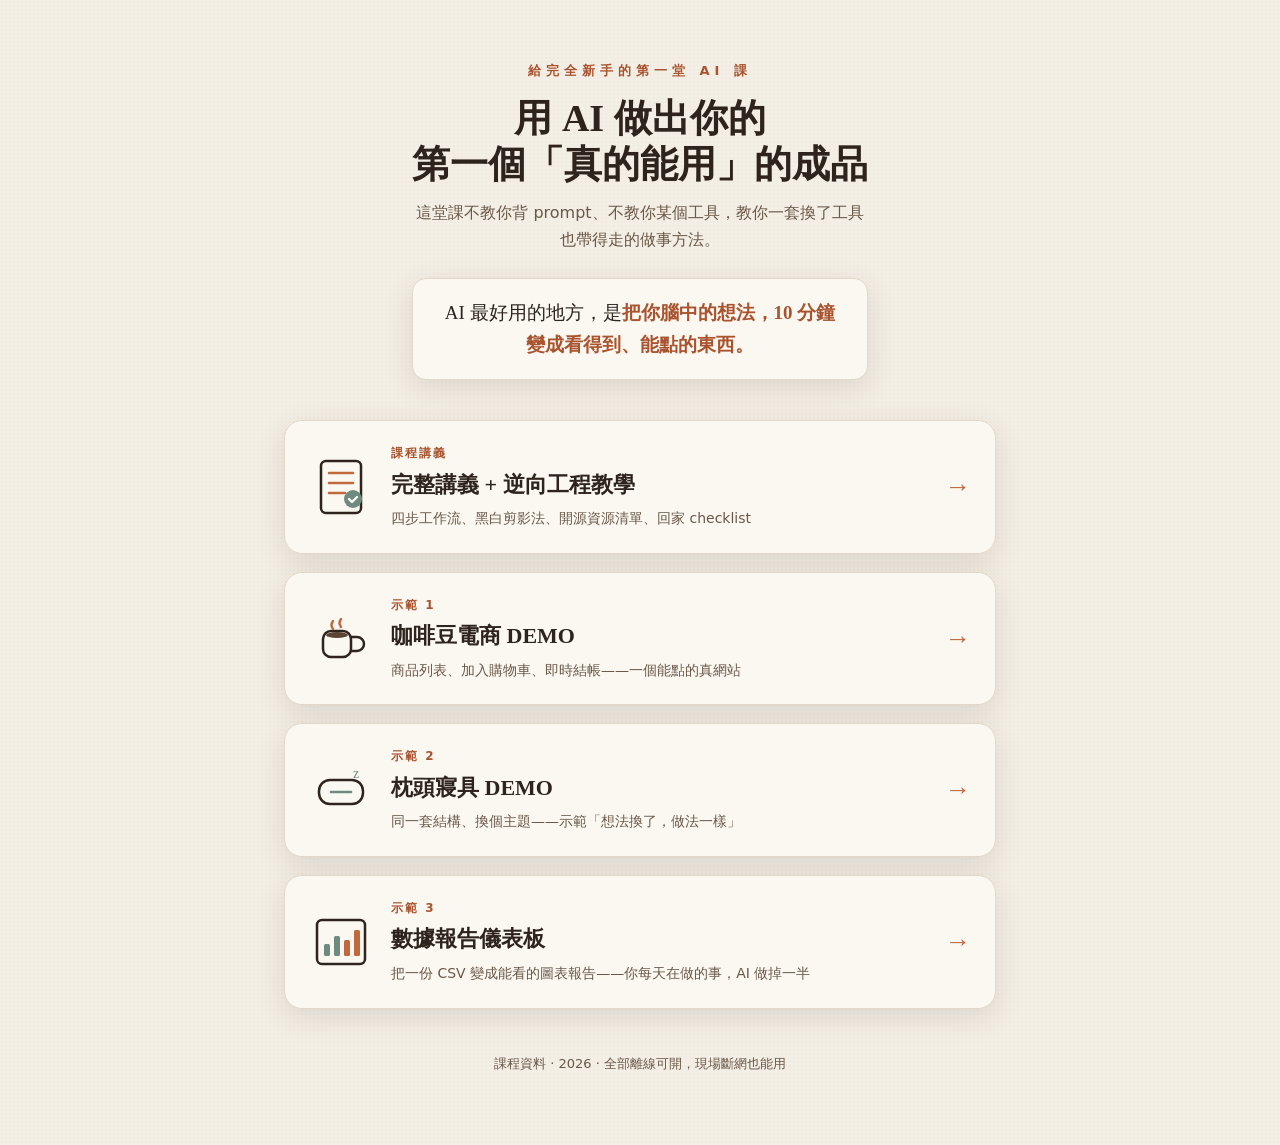
<file: index.html>
<!DOCTYPE html>
<html lang="zh-Hant">
<head>
<meta charset="UTF-8">
<meta name="viewport" content="width=device-width, initial-scale=1.0">
<title>用 AI 做出你的第一個成品 · 課程資料</title>
<style>
  :root{--bg:#f4efe6;--paper:#fbf8f2;--ink:#2e241d;--muted:#6a5848;--accent:#c2683f;--accent-dk:#a9542f;--line:#e2d8c8;--green:#6f8b80;--shadow:0 8px 30px rgba(46,36,29,.12);}
  *{box-sizing:border-box;margin:0;padding:0}
  body{font-family:"Helvetica Neue","Noto Sans TC",system-ui,sans-serif;background:var(--bg);color:var(--ink);line-height:1.7;
    background-image:radial-gradient(rgba(180,160,130,.06) 1px,transparent 1px);background-size:4px 4px;min-height:100vh;}
  h1,h2,h3{font-family:Georgia,"Noto Serif TC",serif;}
  .wrap{max-width:760px;margin:0 auto;padding:60px 24px 70px;}
  .eyebrow{font-size:13px;letter-spacing:5px;color:var(--accent-dk);font-weight:700;text-align:center}
  h1{font-size:38px;line-height:1.2;text-align:center;margin:14px 0 12px}
  .sub{text-align:center;color:var(--muted);font-size:16px;max-width:44ch;margin:0 auto 8px}
  .big{font-family:Georgia,serif;font-size:19px;text-align:center;margin:24px auto 40px;padding:18px 24px;max-width:48ch;
    background:var(--paper);border:1px solid var(--line);border-radius:14px;box-shadow:var(--shadow)}
  .big b{color:var(--accent-dk)}
  .cards{display:grid;gap:18px}
  a.card{display:flex;gap:18px;align-items:center;text-decoration:none;color:inherit;background:var(--paper);
    border:1px solid var(--line);border-radius:18px;padding:22px 24px;box-shadow:var(--shadow);transition:transform .15s,border-color .15s}
  a.card:hover{transform:translateY(-3px);border-color:var(--accent)}
  .ico{width:64px;height:64px;flex-shrink:0}
  .meta{flex:1}
  .meta .k{font-size:12px;letter-spacing:2px;color:var(--accent-dk);font-weight:700}
  .meta h2{font-size:22px;margin:2px 0 4px}
  .meta p{font-size:14px;color:var(--muted)}
  .arrow{font-size:26px;color:var(--accent);font-family:Georgia,serif}
  footer{text-align:center;color:var(--muted);font-size:13px;margin-top:44px}
  @media(max-width:560px){h1{font-size:30px}.ico{width:50px;height:50px}.meta h2{font-size:19px}}
</style>
</head>
<body>
<div class="wrap">
  <div class="eyebrow">給完全新手的第一堂 AI 課</div>
  <h1>用 AI 做出你的<br>第一個「真的能用」的成品</h1>
  <p class="sub">這堂課不教你背 prompt、不教你某個工具，教你一套換了工具也帶得走的做事方法。</p>
  <div class="big">AI 最好用的地方，是<b>把你腦中的想法，10 分鐘變成看得到、能點的東西。</b></div>

  <div class="cards">
    <a class="card" href="handout.html">
      <svg class="ico" viewBox="0 0 64 64"><rect x="12" y="6" width="40" height="52" rx="5" fill="#fbf8f2" stroke="#2e241d" stroke-width="2.5"/><path d="M20 18h24M20 28h24M20 38h16" stroke="#c2683f" stroke-width="2.5" stroke-linecap="round"/><circle cx="44" cy="44" r="9" fill="#6f8b80"/><path d="M40 44l3 3 5-5" stroke="#fff" stroke-width="2.2" fill="none" stroke-linecap="round" stroke-linejoin="round"/></svg>
      <div class="meta"><div class="k">課程講義</div><h2>完整講義 + 逆向工程教學</h2><p>四步工作流、黑白剪影法、開源資源清單、回家 checklist</p></div>
      <div class="arrow">→</div>
    </a>

    <a class="card" href="coffee.html">
      <svg class="ico" viewBox="0 0 64 64"><rect x="14" y="24" width="28" height="26" rx="8" fill="#fbf8f2" stroke="#2e241d" stroke-width="2.5"/><path d="M42 30h6a7 7 0 0 1 0 14h-6" fill="none" stroke="#2e241d" stroke-width="2.5"/><ellipse cx="28" cy="28" rx="11" ry="3" fill="#5a4433"/><path d="M24 14q-3 4 0 8M32 12q-3 4 0 8" stroke="#c2683f" stroke-width="2.4" fill="none" stroke-linecap="round"/></svg>
      <div class="meta"><div class="k">示範 1</div><h2>咖啡豆電商 DEMO</h2><p>商品列表、加入購物車、即時結帳——一個能點的真網站</p></div>
      <div class="arrow">→</div>
    </a>

    <a class="card" href="pillow.html">
      <svg class="ico" viewBox="0 0 64 64"><rect x="10" y="22" width="44" height="24" rx="11" fill="#fbf8f2" stroke="#2e241d" stroke-width="2.5"/><path d="M22 34h20" stroke="#6f8b80" stroke-width="2.6" stroke-linecap="round"/><text x="44" y="20" font-family="Georgia" font-size="14" fill="#6f8b80">z</text></svg>
      <div class="meta"><div class="k">示範 2</div><h2>枕頭寢具 DEMO</h2><p>同一套結構、換個主題——示範「想法換了，做法一樣」</p></div>
      <div class="arrow">→</div>
    </a>

    <a class="card" href="dashboard.html">
      <svg class="ico" viewBox="0 0 64 64"><rect x="8" y="10" width="48" height="44" rx="5" fill="#fbf8f2" stroke="#2e241d" stroke-width="2.5"/><rect x="15" y="34" width="6" height="12" rx="1.5" fill="#6f8b80"/><rect x="25" y="26" width="6" height="20" rx="1.5" fill="#6f8b80"/><rect x="35" y="30" width="6" height="16" rx="1.5" fill="#c2683f"/><rect x="45" y="20" width="6" height="26" rx="1.5" fill="#c2683f"/></svg>
      <div class="meta"><div class="k">示範 3</div><h2>數據報告儀表板</h2><p>把一份 CSV 變成能看的圖表報告——你每天在做的事，AI 做掉一半</p></div>
      <div class="arrow">→</div>
    </a>
  </div>

  <footer>課程資料 · 2026 · 全部離線可開，現場斷網也能用</footer>
</div>
</body>
</html>
</file>
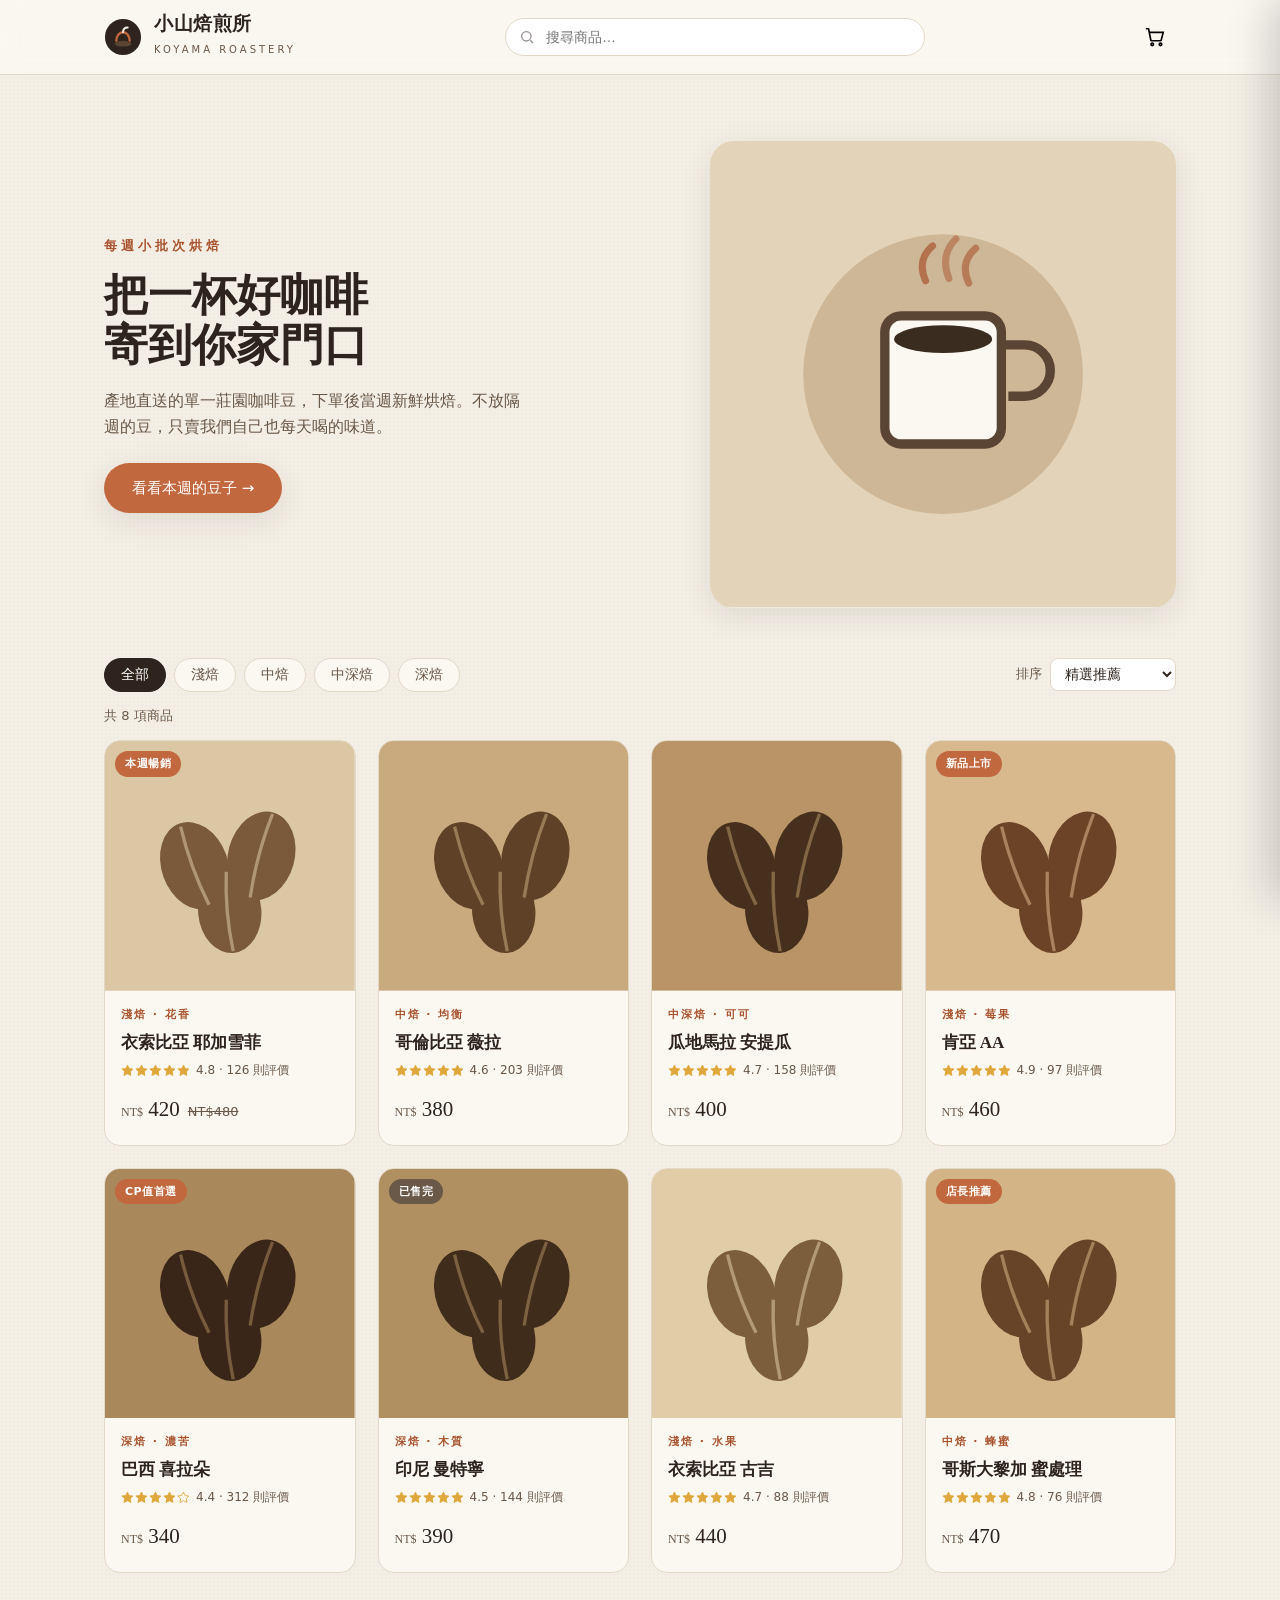
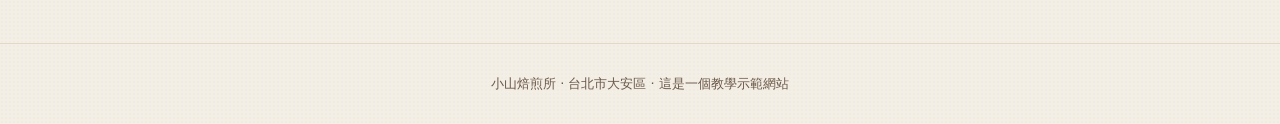
<file: coffee.html>
<!DOCTYPE html>
<html lang="zh-Hant">
<head>
<meta charset="UTF-8">
<meta name="viewport" content="width=device-width, initial-scale=1.0">
<title>小山焙煎所</title>
<link rel="stylesheet" href="app.css">
</head>
<body>
<script>
function bean(p){
  const c1=p.c1,c2=p.c2;
  return `<svg viewBox="0 0 300 300" preserveAspectRatio="xMidYMid slice">
    <rect width="300" height="300" fill="${c1}"/>
    <g fill="${c2}">
      <ellipse cx="108" cy="150" rx="40" ry="54" transform="rotate(-20 108 150)"/>
      <ellipse cx="188" cy="138" rx="40" ry="54" transform="rotate(15 188 138)"/>
      <ellipse cx="150" cy="205" rx="38" ry="50" transform="rotate(-5 150 205)"/>
    </g>
    <g stroke="${c1}" stroke-width="4" fill="none" opacity=".55">
      <path d="M108 100 q-6 50 0 100" transform="rotate(-20 108 150)"/>
      <path d="M188 86 q-6 52 0 104" transform="rotate(15 188 138)"/>
      <path d="M150 157 q-6 48 0 96" transform="rotate(-5 150 205)"/>
    </g>
  </svg>`;
}
window.SHOP = {
  key:'cart_coffee_v1',
  brandName:'小山焙煎所', brandEn:'KOYAMA ROASTERY', brandTagline:'精品咖啡豆',
  footer:'台北市大安區 · 這是一個教學示範網站',
  eyebrow:'每週小批次烘焙',
  heroTitle:'把一杯好咖啡<br>寄到你家門口',
  heroDesc:'產地直送的單一莊園咖啡豆，下單後當週新鮮烘焙。不放隔週的豆，只賣我們自己也每天喝的味道。',
  heroCta:'看看本週的豆子',
  freeShip:800, shipFee:80,
  theme:{ bg:'#f4efe6', paper:'#fbf8f2', ink:'#2e241d', muted:'#6a5848', accent:'#c2683f', 'accent-dk':'#a9542f', line:'#e2d8c8', green:'#6f8b80', star:'#e0a73c' },
  emptyIcon:'<svg viewBox="0 0 24 24" width="46" height="46" fill="none" stroke="#c2683f" stroke-width="1.6" style="margin-bottom:8px"><circle cx="9" cy="20" r="1.4"/><circle cx="18" cy="20" r="1.4"/><path d="M2 3h3l2.4 12.3a1 1 0 0 0 1 .8h9.4a1 1 0 0 0 1-.8L21 7H6"/></svg>',
  logo:`<svg class="mark" viewBox="0 0 40 40" fill="none"><circle cx="20" cy="20" r="19" fill="#2e241d"/><path d="M13 24c0-5 3-9 7-9s7 4 7 9" stroke="#c2683f" stroke-width="2.4" fill="none" stroke-linecap="round"/><path d="M20 15c0-3 2-5 5-5" stroke="#f4efe6" stroke-width="2" fill="none" stroke-linecap="round"/><ellipse cx="20" cy="27" rx="9" ry="3" fill="#5a4433"/></svg>`,
  heroArt:`<svg viewBox="0 0 400 400"><rect width="400" height="400" fill="#e3d3b8"/><circle cx="200" cy="200" r="120" fill="#cdb796"/><rect x="150" y="150" width="100" height="110" rx="14" fill="#fbf8f2"/><rect x="150" y="150" width="100" height="110" rx="14" fill="none" stroke="#5a4433" stroke-width="8"/><path d="M250 175 h20 a22 22 0 0 1 0 44 h-14" fill="none" stroke="#5a4433" stroke-width="8"/><ellipse cx="200" cy="170" rx="42" ry="12" fill="#3b2c20"/><path d="M185 120 q-8 -18 6 -30" stroke="#a9542f" stroke-width="6" fill="none" stroke-linecap="round" opacity=".7"/><path d="M205 118 q-8 -20 6 -34" stroke="#a9542f" stroke-width="6" fill="none" stroke-linecap="round" opacity=".5"/><path d="M222 122 q-8 -18 6 -30" stroke="#a9542f" stroke-width="6" fill="none" stroke-linecap="round" opacity=".6"/></svg>`,
  categories:[{key:'all',label:'全部'},{key:'light',label:'淺焙'},{key:'medium',label:'中焙'},{key:'mdark',label:'中深焙'},{key:'dark',label:'深焙'}],
  art:bean,
  products:[
    {id:1,name:'衣索比亞 耶加雪菲',cat:'light',tag:'淺焙 · 花香',price:420,origPrice:480,rating:4.8,reviews:126,badge:'本週暢銷',stock:24,c1:'#dcc7a4',c2:'#7a5a3a',
      desc:'明亮的柑橘與茉莉花香，喝起來像一口果汁。',
      longDesc:'來自衣索比亞耶加雪菲產區的水洗豆，海拔近 2000 公尺。入口是清亮的檸檬與柑橘酸質，中段浮現茉莉與佛手柑的花香，尾韻乾淨帶紅茶感。怕苦、愛果香的人最適合從這支入門。',
      specs:[{k:'產地',v:'衣索比亞 耶加雪菲'},{k:'處理法',v:'水洗'},{k:'烘焙度',v:'淺焙'},{k:'風味調性',v:'柑橘 / 茉莉 / 紅茶'},{k:'建議沖煮',v:'手沖 / 聰明濾杯'},{k:'淨重',v:'225g'}]},
    {id:2,name:'哥倫比亞 薇拉',cat:'medium',tag:'中焙 · 均衡',price:380,rating:4.6,reviews:203,stock:31,c1:'#c9aa7e',c2:'#5f4127',
      desc:'焦糖與堅果的厚實口感，最耐喝的日常款。',
      longDesc:'哥倫比亞薇拉產區的經典中焙，酸甜均衡、body 厚實。焦糖甜感包覆著烤杏仁的香氣，無論手沖或濃縮都穩定好喝，是辦公室常備的安全牌。',
      specs:[{k:'產地',v:'哥倫比亞 薇拉'},{k:'處理法',v:'水洗'},{k:'烘焙度',v:'中焙'},{k:'風味調性',v:'焦糖 / 堅果 / 可可'},{k:'建議沖煮',v:'手沖 / 義式'},{k:'淨重',v:'225g'}]},
    {id:3,name:'瓜地馬拉 安提瓜',cat:'mdark',tag:'中深焙 · 可可',price:400,rating:4.7,reviews:158,stock:18,c1:'#b89466',c2:'#46301d',
      desc:'濃郁巧克力尾韻，加牛奶做拿鐵超搭。',
      longDesc:'火山土壤孕育的安提瓜豆，中深焙後展現濃厚的黑巧克力與烤核桃調性，微微的煙燻甜感。打成拿鐵奶香與可可交融，是甜點控的最愛。',
      specs:[{k:'產地',v:'瓜地馬拉 安提瓜'},{k:'處理法',v:'水洗'},{k:'烘焙度',v:'中深焙'},{k:'風味調性',v:'黑巧克力 / 核桃'},{k:'建議沖煮',v:'義式 / 拿鐵'},{k:'淨重',v:'225g'}]},
    {id:4,name:'肯亞 AA',cat:'light',tag:'淺焙 · 莓果',price:460,rating:4.9,reviews:97,badge:'新品上市',stock:4,c1:'#d8b98e',c2:'#6b4326',
      desc:'黑醋栗與番茄的酸甜，個性強烈的一支。',
      longDesc:'肯亞最高等級 AA 豆，以強烈的黑醋栗、番茄與莓果酸質聞名。酸度明亮卻有厚度，回甘像紅酒。喜歡有個性、有記憶點咖啡的人會上癮。',
      specs:[{k:'產地',v:'肯亞 涅里'},{k:'處理法',v:'水洗'},{k:'烘焙度',v:'淺焙'},{k:'風味調性',v:'黑醋栗 / 番茄 / 莓果'},{k:'建議沖煮',v:'手沖'},{k:'淨重',v:'225g'}]},
    {id:5,name:'巴西 喜拉朵',cat:'dark',tag:'深焙 · 濃苦',price:340,rating:4.4,reviews:312,badge:'CP值首選',stock:40,c1:'#a9885c',c2:'#3a2618',
      desc:'低酸、醇厚帶煙燻，義式濃縮的最佳基底。',
      longDesc:'巴西喜拉朵的深焙豆，低酸、苦甜平衡、油脂飽滿。是做 espresso 與義式拼配的黃金基底，奶泡一打下去香氣四溢。預算有限又要濃郁口感，選它準沒錯。',
      specs:[{k:'產地',v:'巴西 喜拉朵'},{k:'處理法',v:'日曬'},{k:'烘焙度',v:'深焙'},{k:'風味調性',v:'黑巧克力 / 煙燻 / 焦糖'},{k:'建議沖煮',v:'義式 / 摩卡壺'},{k:'淨重',v:'225g'}]},
    {id:6,name:'印尼 曼特寧',cat:'dark',tag:'深焙 · 木質',price:390,rating:4.5,reviews:144,stock:0,c1:'#b08f60',c2:'#3f2c1b',
      desc:'草本與木質調，喝得到南洋大地的厚度。',
      longDesc:'蘇門答臘的濕剝法曼特寧，深焙後展現獨特的草本、木質與微微藥草氣息，body 厚重、餘韻悠長。重口味老饕的心頭好。（本批已售完，補貨中）',
      specs:[{k:'產地',v:'印尼 蘇門答臘'},{k:'處理法',v:'濕剝'},{k:'烘焙度',v:'深焙'},{k:'風味調性',v:'木質 / 草本 / 黑糖'},{k:'建議沖煮',v:'手沖 / 義式'},{k:'淨重',v:'225g'}]},
    {id:7,name:'衣索比亞 古吉',cat:'light',tag:'淺焙 · 水果',price:440,rating:4.7,reviews:88,stock:15,c1:'#e0cca6',c2:'#7d5e3c',
      desc:'水蜜桃與藍莓的甜，日曬豆的華麗感。',
      longDesc:'古吉產區的日曬處理豆，發酵帶出飽滿的水蜜桃、藍莓與蜂蜜甜感，香氣奔放華麗。冰手沖最能放大它的果汁感，夏天必備。',
      specs:[{k:'產地',v:'衣索比亞 古吉'},{k:'處理法',v:'日曬'},{k:'烘焙度',v:'淺焙'},{k:'風味調性',v:'水蜜桃 / 藍莓 / 蜂蜜'},{k:'建議沖煮',v:'手沖 / 冰滴'},{k:'淨重',v:'225g'}]},
    {id:8,name:'哥斯大黎加 蜜處理',cat:'medium',tag:'中焙 · 蜂蜜',price:470,rating:4.8,reviews:76,badge:'店長推薦',stock:9,c1:'#d3b486',c2:'#674428',
      desc:'紅糖與柑橘的圓潤甜感，怎麼沖都好喝。',
      longDesc:'哥斯大黎加的黃蜜處理，保留果膠帶來的紅糖、楓糖與柑橘甜感，口感圓潤討喜、容錯率高。新手練手沖的最佳夥伴，店長私心最愛。',
      specs:[{k:'產地',v:'哥斯大黎加 中央谷地'},{k:'處理法',v:'黃蜜'},{k:'烘焙度',v:'中焙'},{k:'風味調性',v:'紅糖 / 楓糖 / 柑橘'},{k:'建議沖煮',v:'手沖 / 義式'},{k:'淨重',v:'225g'}]}
  ]
};
</script>
<script src="app.js"></script>
</body>
</html>
</file>
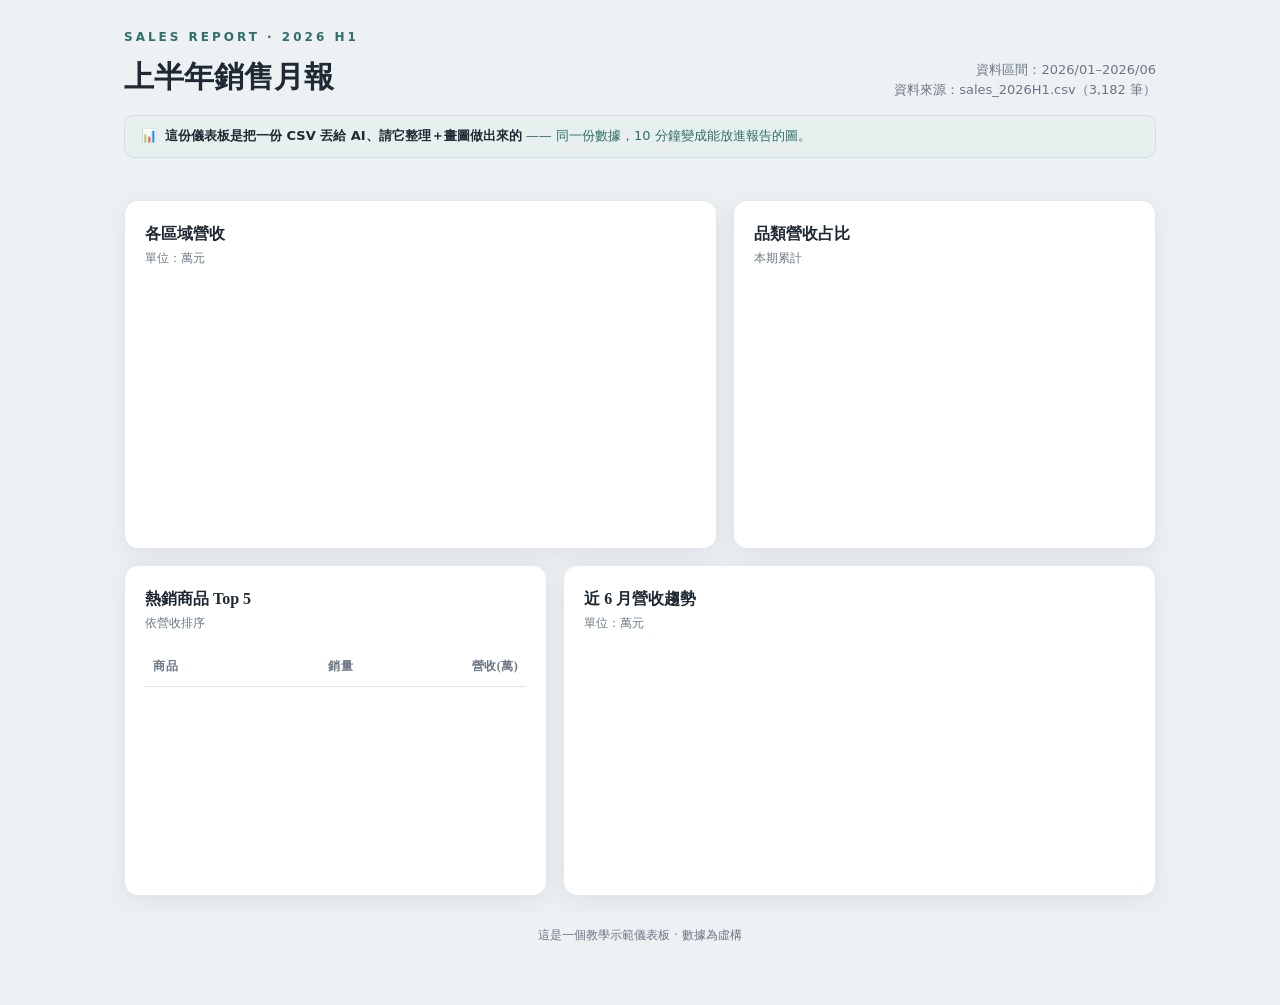
<file: dashboard.html>
<!DOCTYPE html>
<html lang="zh-Hant">
<head>
<meta charset="UTF-8">
<meta name="viewport" content="width=device-width, initial-scale=1.0">
<title>2026 上半年銷售月報 · 數據儀表板</title>
<style>
  :root{
    --bg:#eef1f4; --paper:#ffffff; --ink:#1f2933; --muted:#6b7785;
    --teal:#2f6f6a; --teal-lt:#5b938e; --amber:#c98a3c; --line:#e3e8ed;
    --up:#2f8f5b; --down:#c0563f; --shadow:0 6px 24px rgba(31,41,51,.08);
  }
  *{box-sizing:border-box;margin:0;padding:0}
  body{font-family:"Helvetica Neue","Noto Sans TC",system-ui,sans-serif;background:var(--bg);color:var(--ink);line-height:1.6}
  h1,h2,h3,.serif{font-family:Georgia,"Noto Serif TC",serif}
  .wrap{max-width:1080px;margin:0 auto;padding:28px 24px 60px}

  .top{display:flex;align-items:flex-end;justify-content:space-between;flex-wrap:wrap;gap:12px;margin-bottom:6px}
  .top .eyebrow{font-size:12px;letter-spacing:3px;color:var(--teal);font-weight:700}
  .top h1{font-size:30px;margin-top:6px}
  .top .meta{font-size:13px;color:var(--muted);text-align:right}
  .ai-note{background:#e7f0ef;border:1px solid #cfe0de;border-radius:10px;padding:10px 16px;font-size:13px;color:var(--teal);margin:14px 0 22px;display:flex;gap:8px;align-items:center}
  .ai-note b{color:var(--ink)}

  .kpis{display:grid;grid-template-columns:repeat(4,1fr);gap:16px;margin-bottom:20px}
  .kpi{background:var(--paper);border:1px solid var(--line);border-radius:14px;padding:18px 18px 16px;box-shadow:var(--shadow)}
  .kpi .label{font-size:13px;color:var(--muted)}
  .kpi .val{font-family:Georgia,serif;font-size:28px;margin:6px 0 4px}
  .kpi .val small{font-size:14px;color:var(--muted)}
  .delta{font-size:13px;font-weight:700;display:inline-flex;align-items:center;gap:3px}
  .delta.up{color:var(--up)} .delta.down{color:var(--down)}

  .row2{display:grid;grid-template-columns:1.4fr 1fr;gap:16px;margin-bottom:16px}
  .card{background:var(--paper);border:1px solid var(--line);border-radius:14px;padding:20px;box-shadow:var(--shadow)}
  .card h3{font-size:16px;margin-bottom:2px}
  .card .sub{font-size:12px;color:var(--muted);margin-bottom:14px}
  .row2b{display:grid;grid-template-columns:1fr 1.4fr;gap:16px}

  table{width:100%;border-collapse:collapse}
  th,td{padding:10px 8px;text-align:left;font-size:13.5px;border-bottom:1px solid var(--line)}
  th{color:var(--muted);font-weight:600;font-size:12px;letter-spacing:.5px}
  td.num,th.num{text-align:right;font-family:Georgia,serif}
  tr:last-child td{border-bottom:none}
  .legend{display:flex;flex-direction:column;gap:8px;margin-top:6px}
  .legend .li{display:flex;align-items:center;gap:8px;font-size:13px}
  .legend .dot{width:11px;height:11px;border-radius:3px}
  .legend .pct{margin-left:auto;font-family:Georgia,serif;color:var(--muted)}

  footer{text-align:center;color:var(--muted);font-size:12px;margin-top:30px}
  @media(max-width:820px){.kpis{grid-template-columns:1fr 1fr}.row2,.row2b{grid-template-columns:1fr}}
</style>
</head>
<body>
<div class="wrap">
  <div class="top">
    <div>
      <div class="eyebrow">SALES REPORT · 2026 H1</div>
      <h1>上半年銷售月報</h1>
    </div>
    <div class="meta">資料區間：2026/01–2026/06<br>資料來源：sales_2026H1.csv（3,182 筆）</div>
  </div>
  <div class="ai-note">📊 <span><b>這份儀表板是把一份 CSV 丟給 AI、請它整理＋畫圖做出來的</b> —— 同一份數據，10 分鐘變成能放進報告的圖。</span></div>

  <div class="kpis" id="kpis"></div>

  <div class="row2">
    <div class="card">
      <h3>各區域營收</h3><div class="sub">單位：萬元</div>
      <svg id="bar" viewBox="0 0 600 260" style="width:100%;height:auto"></svg>
    </div>
    <div class="card">
      <h3>品類營收占比</h3><div class="sub">本期累計</div>
      <svg id="donut" viewBox="0 0 220 220" style="width:62%;display:block;margin:0 auto"></svg>
      <div class="legend" id="legend"></div>
    </div>
  </div>

  <div class="row2b">
    <div class="card">
      <h3>熱銷商品 Top 5</h3><div class="sub">依營收排序</div>
      <table id="tbl"><thead><tr><th>商品</th><th class="num">銷量</th><th class="num">營收(萬)</th></tr></thead><tbody></tbody></table>
    </div>
    <div class="card">
      <h3>近 6 月營收趨勢</h3><div class="sub">單位：萬元</div>
      <svg id="line" viewBox="0 0 600 240" style="width:100%;height:auto"></svg>
    </div>
  </div>

  <footer>這是一個教學示範儀表板 · 數據為虛構</footer>
</div>

<script>
// ===== 假想「CSV 整理後」的資料 =====
const kpis=[
  {label:'本月營收', val:'NT$ 1,284,500', d:'+12.4%', up:true},
  {label:'訂單數', val:'3,182', d:'+8.1%', up:true},
  {label:'客單價', val:'NT$ 404', d:'+4.0%', up:true},
  {label:'退貨率', val:'2.3%', d:'−0.5%', up:false, good:true}
];
const regions=[['台北',386],['台中',274],['高雄',231],['桃園',198],['台南',156]];
const months=[['1月',92],['2月',88],['3月',105],['4月',118],['5月',121],['6月',128]];
const cats=[['飲料',38,'#2f6f6a'],['食品',27,'#5b938e'],['日用品',20,'#c98a3c'],['其他',15,'#a9b4bd']];
const top=[['氣泡水 500ml',4210,121],['手沖咖啡包',2980,98],['有機燕麥',1870,76],['抽取衛生紙',5120,64],['堅果綜合包',1540,52]];

const $=s=>document.querySelector(s);

// KPI
$('#kpis').innerHTML=kpis.map(k=>`<div class="kpi">
  <div class="label">${k.label}</div>
  <div class="val">${k.val}</div>
  <span class="delta ${k.up?'up':'down'}">${k.up?'▲':'▼'} ${k.d.replace(/[+−-]/,'')}</span>
</div>`).join('');

// 長條圖
(function(){
  const W=600,H=260,pad=40,max=Math.max(...regions.map(r=>r[1])),bw=70,gap=(W-pad*2-bw*regions.length)/(regions.length-1);
  let s=`<line x1="${pad}" y1="${H-30}" x2="${W-10}" y2="${H-30}" stroke="#e3e8ed"/>`;
  regions.forEach((r,i)=>{ const h=(r[1]/max)*(H-70); const x=pad+i*(bw+gap), y=H-30-h;
    s+=`<rect x="${x}" y="${y}" width="${bw}" height="${h}" rx="6" fill="#2f6f6a"/>`;
    s+=`<text x="${x+bw/2}" y="${y-8}" text-anchor="middle" font-size="14" font-family="Georgia" fill="#1f2933">${r[1]}</text>`;
    s+=`<text x="${x+bw/2}" y="${H-12}" text-anchor="middle" font-size="13" fill="#6b7785">${r[0]}</text>`; });
  $('#bar').innerHTML=s;
})();

// 折線圖
(function(){
  const W=600,H=240,pad=40,max=Math.max(...months.map(m=>m[1]))*1.1,min=Math.min(...months.map(m=>m[1]))*.85;
  const x=i=>pad+i*((W-pad*2)/(months.length-1)), y=v=>H-30-((v-min)/(max-min))*(H-60);
  const pts=months.map((m,i)=>`${x(i)},${y(m[1])}`).join(' ');
  let s=`<polygon points="${pad},${H-30} ${pts} ${W-pad},${H-30}" fill="#2f6f6a" opacity=".10"/>`;
  s+=`<polyline points="${pts}" fill="none" stroke="#2f6f6a" stroke-width="3" stroke-linejoin="round"/>`;
  months.forEach((m,i)=>{ s+=`<circle cx="${x(i)}" cy="${y(m[1])}" r="4.5" fill="#fff" stroke="#2f6f6a" stroke-width="2.5"/>`;
    s+=`<text x="${x(i)}" y="${y(m[1])-12}" text-anchor="middle" font-size="12" font-family="Georgia" fill="#1f2933">${m[1]}</text>`;
    s+=`<text x="${x(i)}" y="${H-10}" text-anchor="middle" font-size="12" fill="#6b7785">${m[0]}</text>`; });
  $('#line').innerHTML=s;
})();

// 甜甜圈
(function(){
  const cx=110,cy=110,r=78,C=2*Math.PI*r; let off=0,s='';
  cats.forEach(c=>{ const len=c[1]/100*C;
    s+=`<circle cx="${cx}" cy="${cy}" r="${r}" fill="none" stroke="${c[2]}" stroke-width="30"
        stroke-dasharray="${len} ${C-len}" stroke-dashoffset="${-off}" transform="rotate(-90 ${cx} ${cy})"/>`;
    off+=len; });
  s+=`<text x="${cx}" y="${cy-4}" text-anchor="middle" font-size="13" fill="#6b7785">總營收</text>`;
  s+=`<text x="${cx}" y="${cy+18}" text-anchor="middle" font-size="20" font-family="Georgia" fill="#1f2933">128 萬</text>`;
  $('#donut').innerHTML=s;
  $('#legend').innerHTML=cats.map(c=>`<div class="li"><span class="dot" style="background:${c[2]}"></span>${c[0]}<span class="pct">${c[1]}%</span></div>`).join('');
})();

// 表格
$('#tbl tbody').innerHTML=top.map(t=>`<tr><td>${t[0]}</td><td class="num">${t[1].toLocaleString()}</td><td class="num">${t[2]}</td></tr>`).join('');
</script>
</body>
</html>
</file>
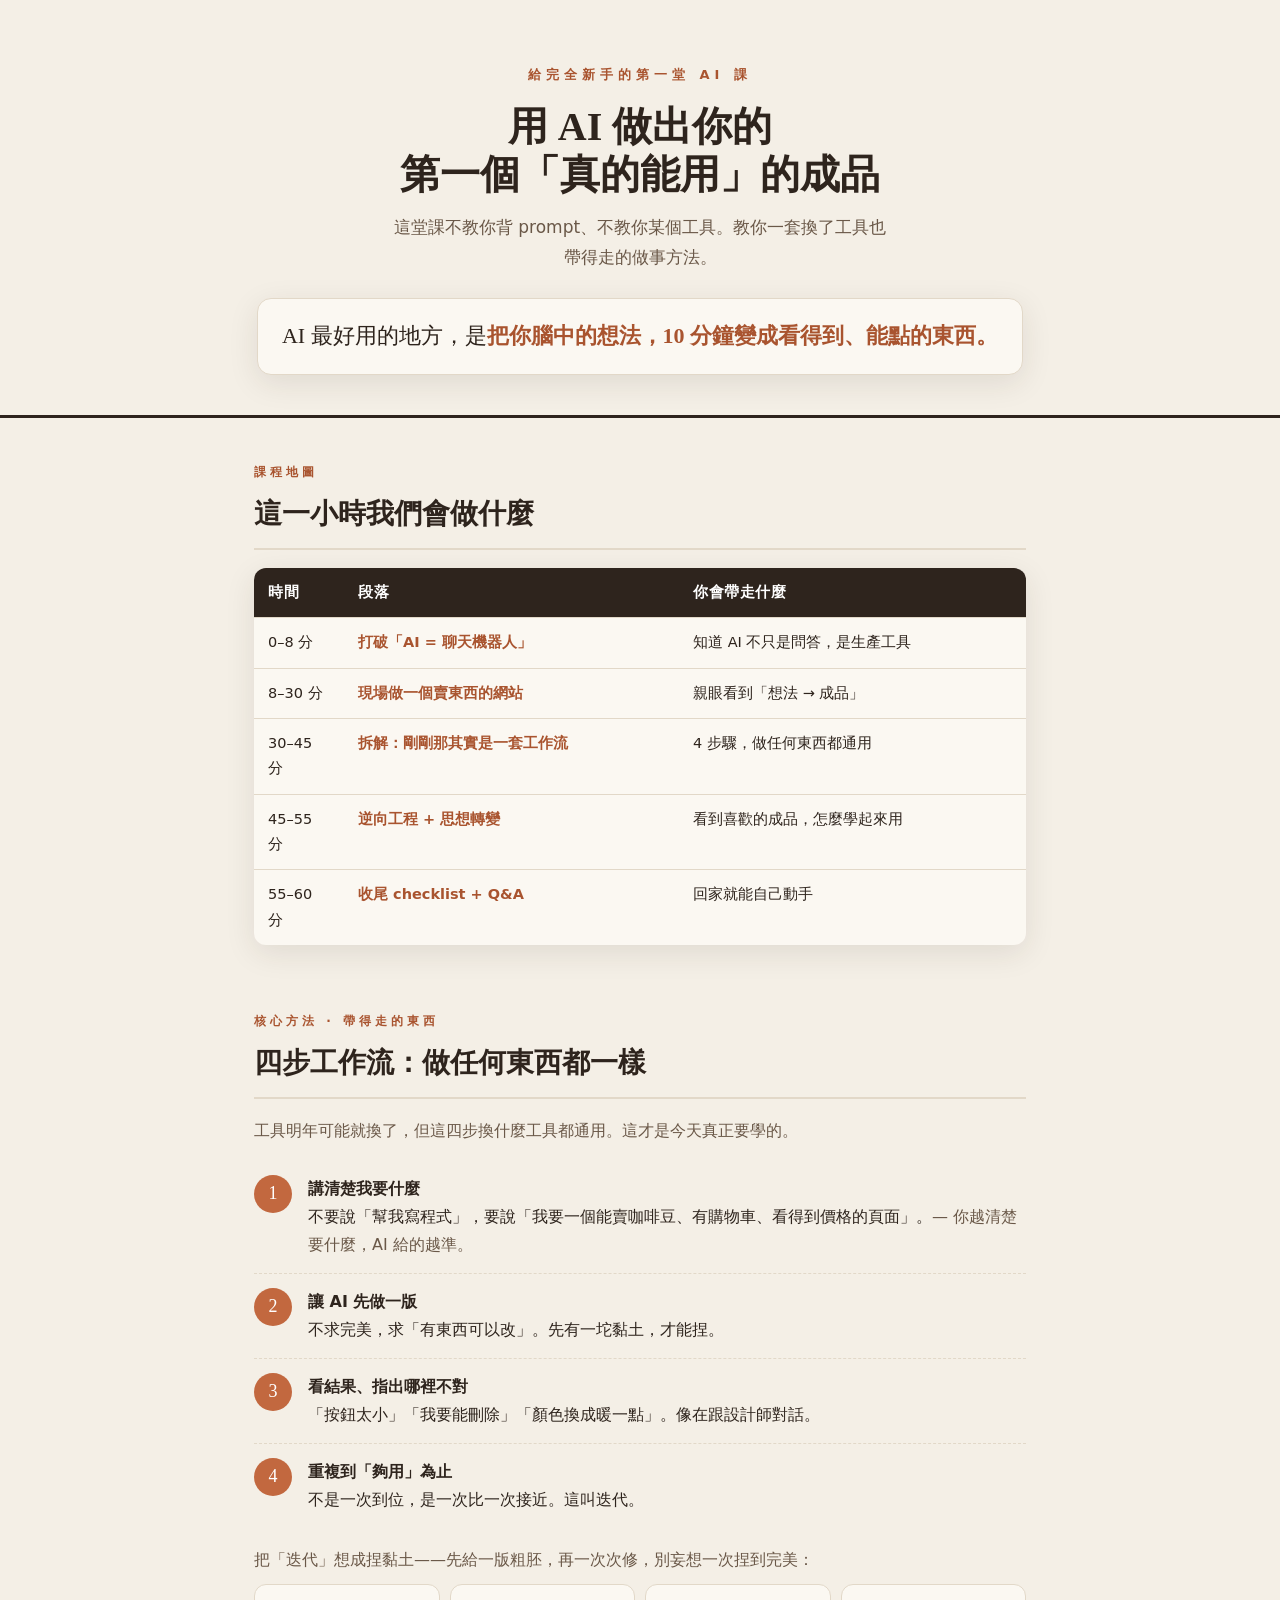
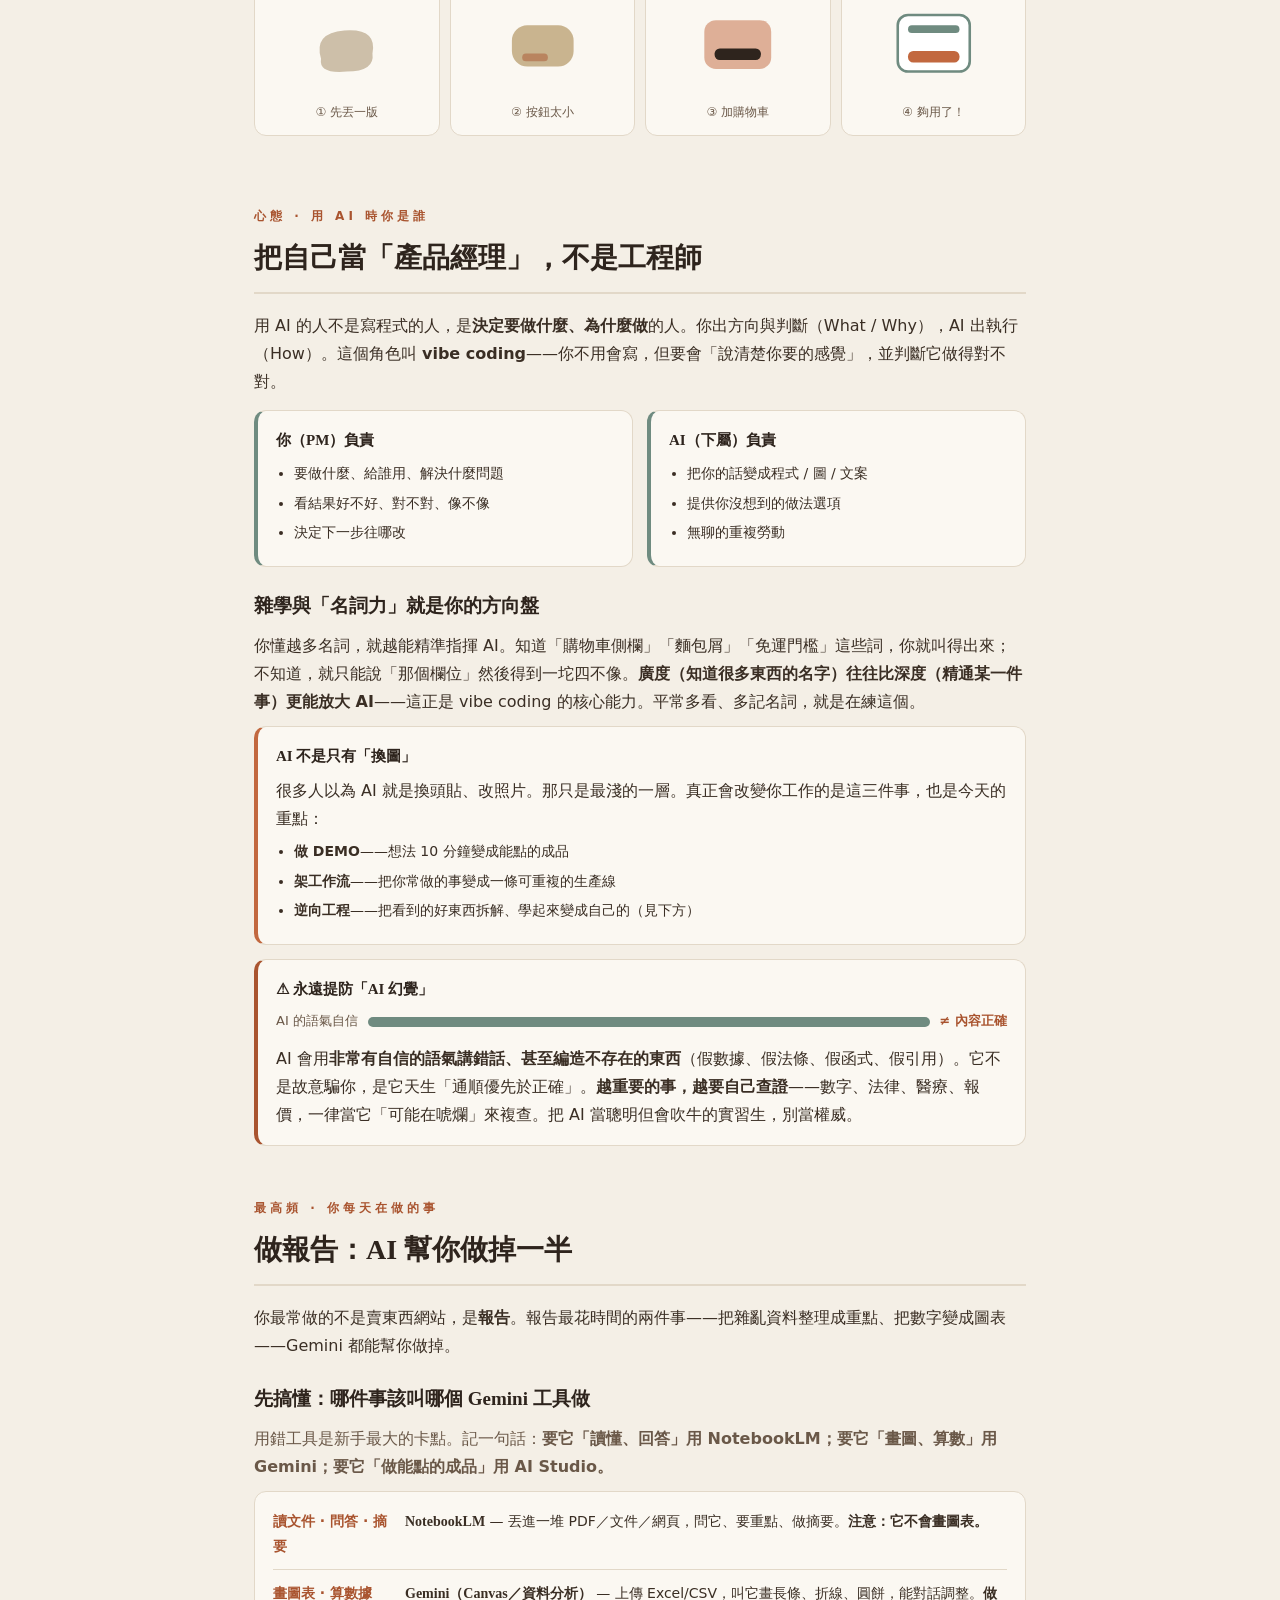
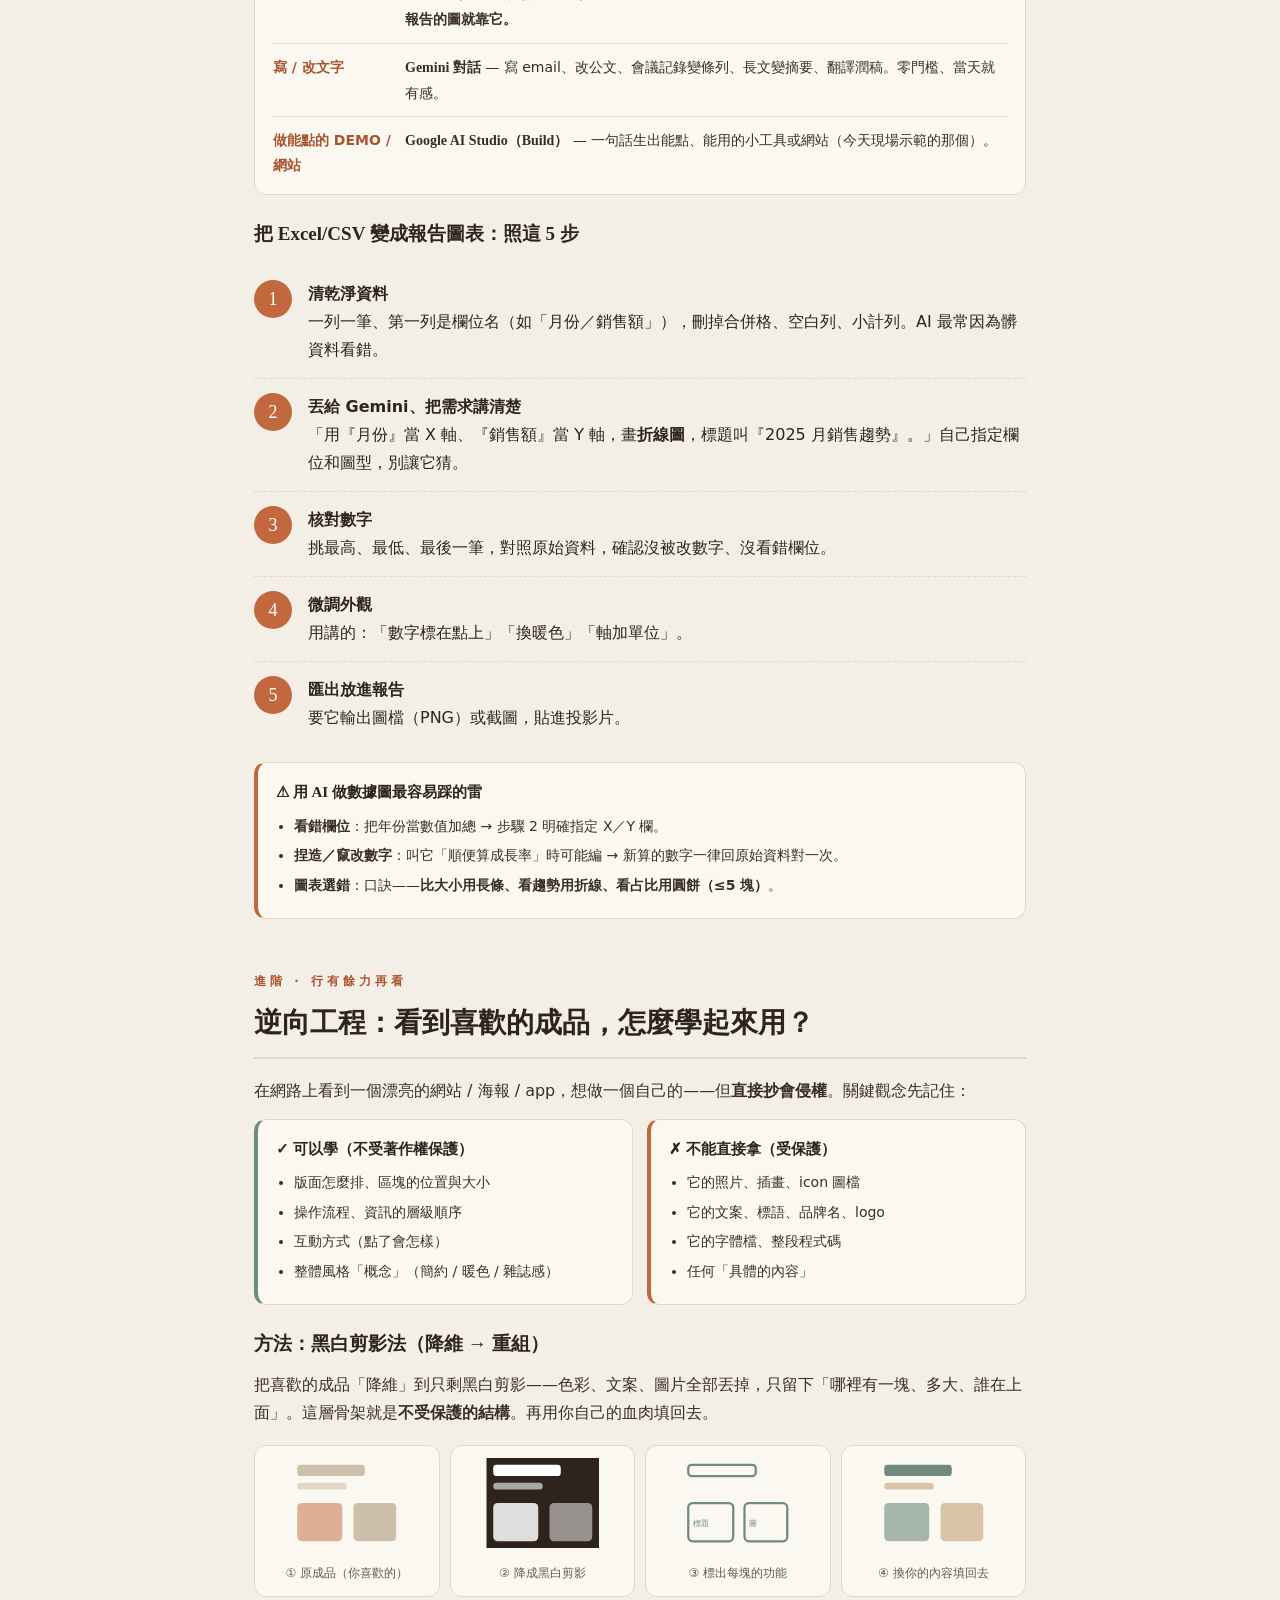
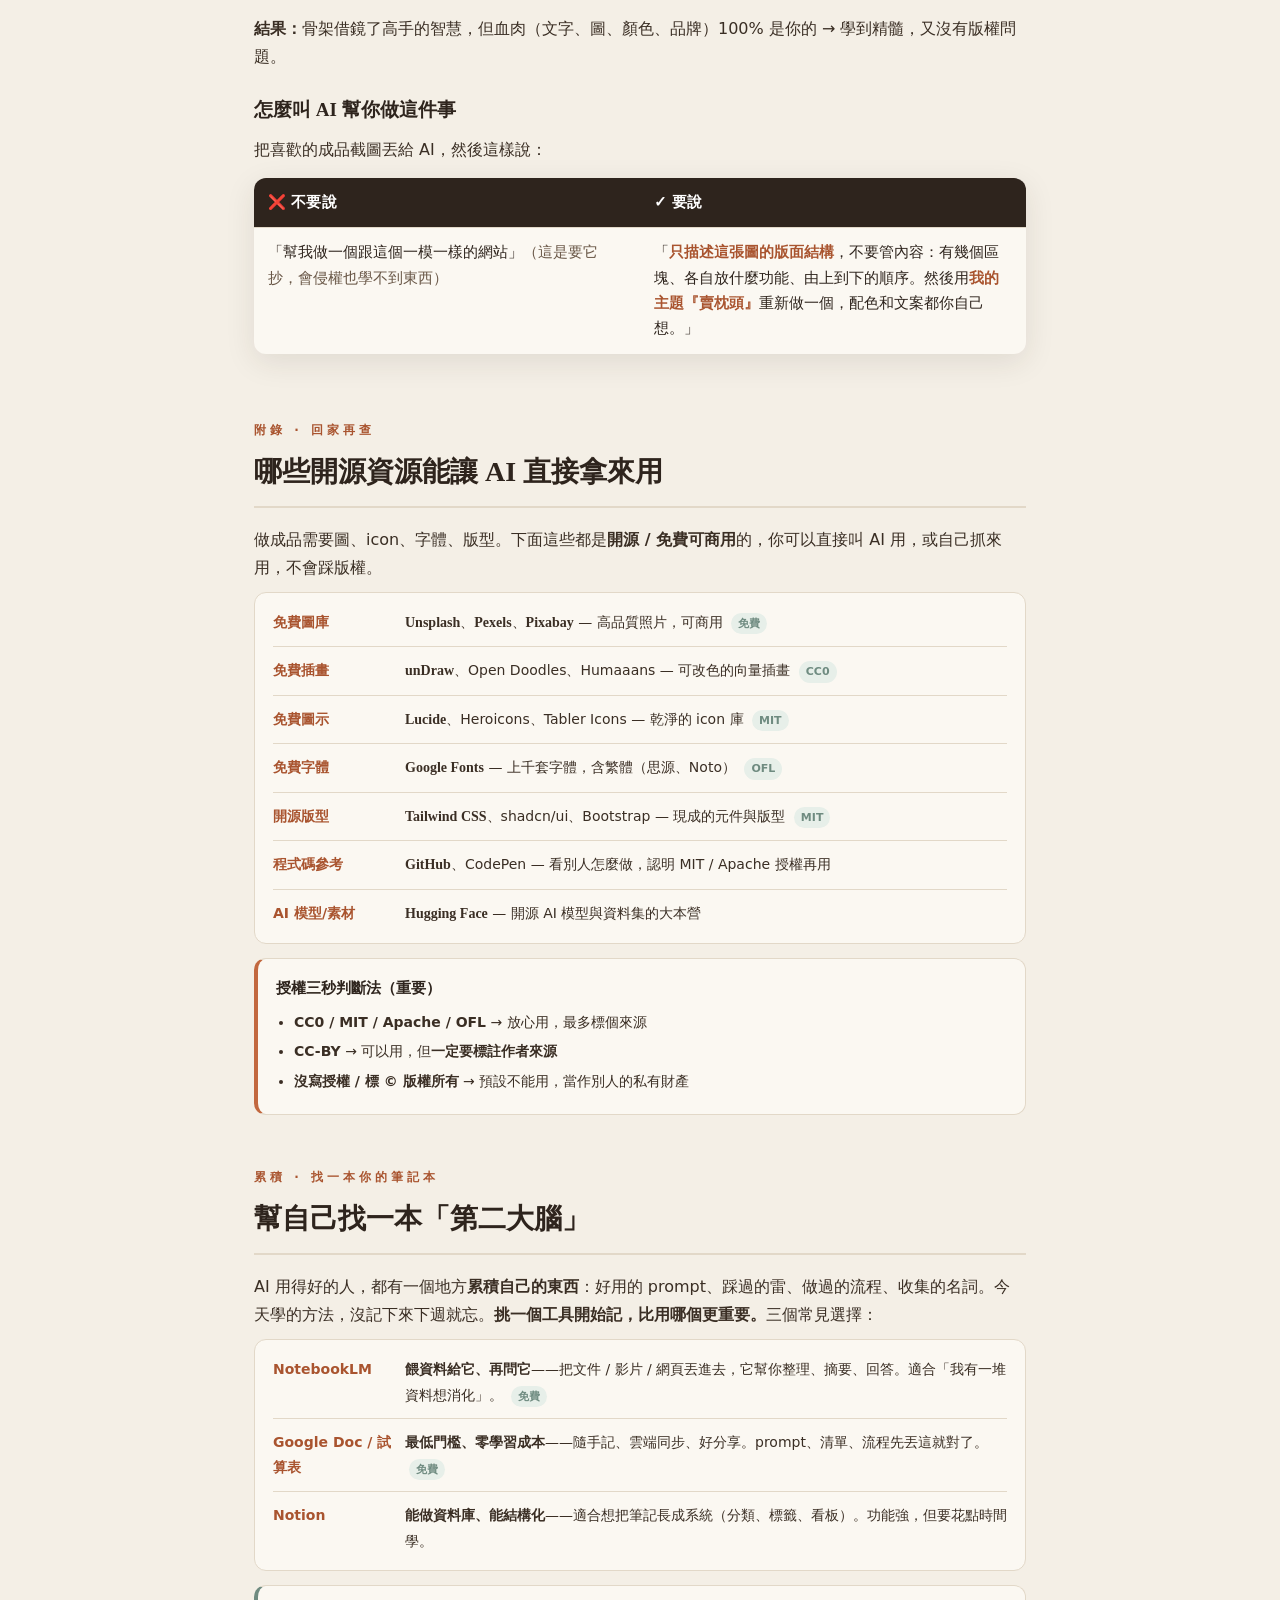
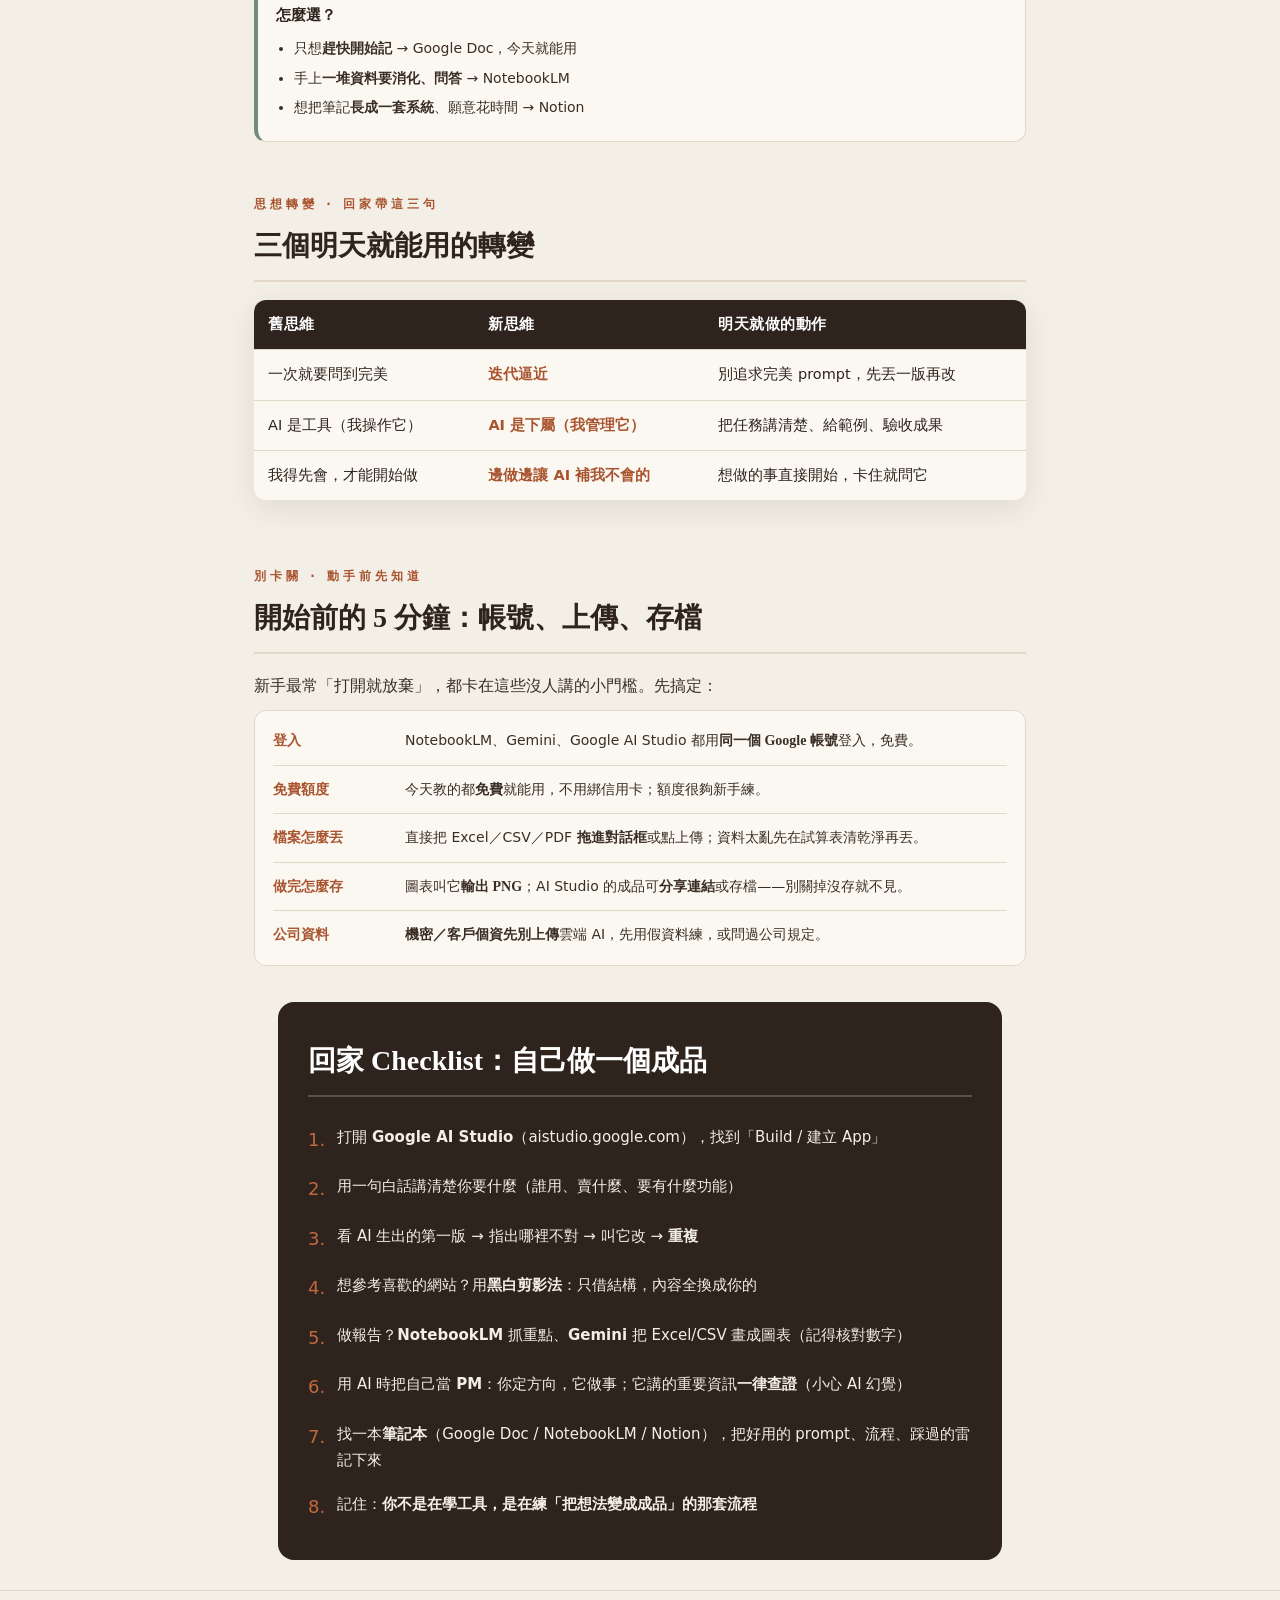
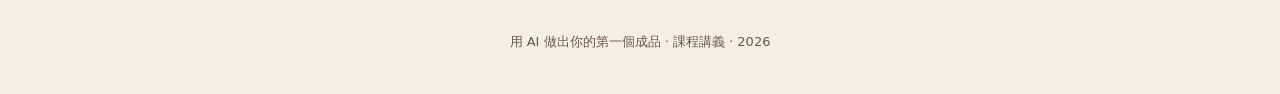
<file: handout.html>
<!DOCTYPE html>
<html lang="zh-Hant">
<head>
<meta charset="UTF-8">
<meta name="viewport" content="width=device-width, initial-scale=1.0">
<title>用 AI 做出你的第一個成品 · 課程講義</title>
<style>
  :root{
    --bg:#f4efe6; --paper:#fbf8f2; --ink:#2e241d; --muted:#6a5848;
    --accent:#c2683f; --accent-dk:#a9542f; --line:#e2d8c8;
    --green:#6f8b80; --shadow:0 8px 30px rgba(46,36,29,.10);
  }
  *{box-sizing:border-box;margin:0;padding:0}
  body{font-family:"Helvetica Neue","Noto Sans TC",system-ui,sans-serif;background:var(--bg);color:var(--ink);line-height:1.75;}
  h1,h2,h3,.serif{font-family:Georgia,"Noto Serif TC",serif;}
  .wrap{max-width:820px;margin:0 auto;padding:0 24px;}

  .cover{padding:64px 24px 40px;text-align:center;border-bottom:3px solid var(--ink);}
  .cover .eyebrow{font-size:13px;letter-spacing:5px;color:var(--accent-dk);font-weight:700}
  .cover h1{font-size:40px;line-height:1.2;margin:16px 0 14px}
  .cover .sub{font-size:17px;color:var(--muted);max-width:46ch;margin:0 auto}
  .cover .big{font-family:Georgia,serif;font-size:22px;margin-top:26px;padding:18px 24px;
    background:var(--paper);border:1px solid var(--line);border-radius:14px;display:inline-block;box-shadow:var(--shadow)}
  .cover .big b{color:var(--accent-dk)}

  section{padding:44px 0 8px}
  .kicker{font-size:12px;letter-spacing:4px;color:var(--accent-dk);font-weight:700}
  h2{font-size:28px;margin:6px 0 18px;border-bottom:2px solid var(--line);padding-bottom:10px}
  h3{font-size:19px;margin:22px 0 8px;color:var(--ink)}
  p{margin:10px 0;color:#3a2e24}
  .muted{color:var(--muted)}

  table{width:100%;border-collapse:collapse;margin:14px 0;background:var(--paper);border-radius:12px;overflow:hidden;box-shadow:var(--shadow)}
  th,td{padding:12px 14px;text-align:left;border-bottom:1px solid var(--line);font-size:14.5px;vertical-align:top}
  th{background:var(--ink);color:#fff;font-weight:600;font-family:Georgia,serif;letter-spacing:.5px}
  tr:last-child td{border-bottom:none}
  td b{color:var(--accent-dk)}

  .steps{counter-reset:s;margin:16px 0}
  .step{display:flex;gap:16px;padding:14px 0;border-bottom:1px dashed var(--line)}
  .step:last-child{border-bottom:none}
  .step .n{counter-increment:s;flex-shrink:0;width:38px;height:38px;border-radius:50%;background:var(--accent);color:#fff;
    font-family:Georgia,serif;font-size:18px;display:flex;align-items:center;justify-content:center}
  .step .n::before{content:counter(s)}
  .step .t b{font-size:16px}

  .cols{display:grid;grid-template-columns:1fr 1fr;gap:14px;margin:14px 0}
  .box{background:var(--paper);border:1px solid var(--line);border-radius:12px;padding:16px 18px}
  .box.ok{border-left:4px solid var(--green)}
  .box.no{border-left:4px solid var(--accent)}
  .box h4{font-size:15px;margin-bottom:8px;font-family:Georgia,serif}
  .box ul{margin:0;padding-left:18px;font-size:14px;color:#3a2e24}
  .box li{margin:5px 0}

  .silhouette{display:grid;grid-template-columns:repeat(4,1fr);gap:10px;margin:18px 0;text-align:center}
  .sil{background:var(--paper);border:1px solid var(--line);border-radius:12px;padding:12px}
  .sil svg{width:100%;height:90px}
  .sil span{font-size:12px;color:var(--muted);display:block;margin-top:6px}

  .res{background:var(--paper);border:1px solid var(--line);border-radius:12px;padding:6px 18px;margin:10px 0}
  .res .row{display:flex;gap:12px;padding:11px 0;border-bottom:1px solid var(--line);align-items:baseline}
  .res .row:last-child{border-bottom:none}
  .res .cat{flex-shrink:0;width:120px;font-weight:700;font-size:14px;color:var(--accent-dk)}
  .res .val{font-size:14px;color:#3a2e24}
  .res .val b{font-family:Georgia,serif}
  .lic{display:inline-block;font-size:11px;font-weight:700;padding:1px 7px;border-radius:20px;background:#e7efe9;color:var(--green);margin-left:4px}

  .checklist{background:var(--ink);color:#f4efe6;border-radius:16px;padding:28px 30px;margin:18px 0}
  .checklist h2{color:#fff;border-color:rgba(255,255,255,.2)}
  .checklist .item{display:flex;gap:12px;padding:9px 0;font-size:15px}
  .checklist .item span{color:var(--accent);font-size:18px}

  footer{text-align:center;padding:40px 24px;color:var(--muted);font-size:13px;border-top:1px solid var(--line);margin-top:30px}

  @media print{
    body{background:#fff}
    .cover,.box,.res,table,.checklist{box-shadow:none}
    section{page-break-inside:avoid}
    .checklist{background:#fff;color:var(--ink);border:2px solid var(--ink)}
    .checklist h2{color:var(--ink)}
  }
  @media(max-width:680px){.cols,.silhouette{grid-template-columns:1fr 1fr}.cover h1{font-size:30px}}
</style>
</head>
<body>

<div class="cover">
  <div class="eyebrow">給完全新手的第一堂 AI 課</div>
  <h1>用 AI 做出你的<br>第一個「真的能用」的成品</h1>
  <p class="sub">這堂課不教你背 prompt、不教你某個工具。教你一套換了工具也帶得走的做事方法。</p>
  <div class="big">AI 最好用的地方，是<b>把你腦中的想法，10 分鐘變成看得到、能點的東西。</b></div>
</div>

<div class="wrap">

<section>
  <div class="kicker">課程地圖</div>
  <h2>這一小時我們會做什麼</h2>
  <table>
    <tr><th style="width:90px">時間</th><th>段落</th><th>你會帶走什麼</th></tr>
    <tr><td>0–8 分</td><td><b>打破「AI = 聊天機器人」</b></td><td>知道 AI 不只是問答，是生產工具</td></tr>
    <tr><td>8–30 分</td><td><b>現場做一個賣東西的網站</b></td><td>親眼看到「想法 → 成品」</td></tr>
    <tr><td>30–45 分</td><td><b>拆解：剛剛那其實是一套工作流</b></td><td>4 步驟，做任何東西都通用</td></tr>
    <tr><td>45–55 分</td><td><b>逆向工程 + 思想轉變</b></td><td>看到喜歡的成品，怎麼學起來用</td></tr>
    <tr><td>55–60 分</td><td><b>收尾 checklist + Q&amp;A</b></td><td>回家就能自己動手</td></tr>
  </table>
</section>

<section>
  <div class="kicker">核心方法 · 帶得走的東西</div>
  <h2>四步工作流：做任何東西都一樣</h2>
  <p class="muted">工具明年可能就換了，但這四步換什麼工具都通用。這才是今天真正要學的。</p>
  <div class="steps">
    <div class="step"><div class="n"></div><div class="t"><b>講清楚我要什麼</b><br>不要說「幫我寫程式」，要說「我要一個能賣咖啡豆、有購物車、看得到價格的頁面」。<span class="muted">— 你越清楚要什麼，AI 給的越準。</span></div></div>
    <div class="step"><div class="n"></div><div class="t"><b>讓 AI 先做一版</b><br>不求完美，求「有東西可以改」。先有一坨黏土，才能捏。</div></div>
    <div class="step"><div class="n"></div><div class="t"><b>看結果、指出哪裡不對</b><br>「按鈕太小」「我要能刪除」「顏色換成暖一點」。像在跟設計師對話。</div></div>
    <div class="step"><div class="n"></div><div class="t"><b>重複到「夠用」為止</b><br>不是一次到位，是一次比一次接近。這叫迭代。</div></div>
  </div>
  <p class="muted" style="margin-top:18px">把「迭代」想成捏黏土——先給一版粗胚，再一次次修，別妄想一次捏到完美：</p>
  <div class="silhouette" style="margin-top:6px">
    <div class="sil"><svg viewBox="0 0 100 70"><rect width="100" height="70" fill="#fbf8f2"/><path d="M30 48 q-6 -20 18 -22 q26 -2 22 18 q2 14 -20 14 q-22 2 -20 -10z" fill="#cdbfa9"/></svg><span>① 先丟一版</span></div>
    <div class="sil"><svg viewBox="0 0 100 70"><rect width="100" height="70" fill="#fbf8f2"/><rect x="26" y="22" width="48" height="32" rx="12" fill="#c9b48f"/><rect x="34" y="44" width="20" height="6" rx="3" fill="#a9542f" opacity=".5"/></svg><span>② 按鈕太小</span></div>
    <div class="sil"><svg viewBox="0 0 100 70"><rect width="100" height="70" fill="#fbf8f2"/><rect x="24" y="18" width="52" height="38" rx="9" fill="#c2683f" opacity=".5"/><rect x="32" y="40" width="36" height="9" rx="4" fill="#2e241d"/></svg><span>③ 加購物車</span></div>
    <div class="sil"><svg viewBox="0 0 100 70"><rect width="100" height="70" fill="#fbf8f2"/><rect x="22" y="14" width="56" height="44" rx="8" fill="#fff" stroke="#6f8b80" stroke-width="2"/><rect x="30" y="22" width="40" height="6" rx="3" fill="#6f8b80"/><rect x="30" y="42" width="40" height="9" rx="4" fill="#c2683f"/></svg><span>④ 夠用了！</span></div>
  </div>
</section>

<section>
  <div class="kicker">心態 · 用 AI 時你是誰</div>
  <h2>把自己當「產品經理」，不是工程師</h2>
  <p>用 AI 的人不是寫程式的人，是<b>決定要做什麼、為什麼做</b>的人。你出方向與判斷（What / Why），AI 出執行（How）。這個角色叫 <b>vibe coding</b>——你不用會寫，但要會「說清楚你要的感覺」，並判斷它做得對不對。</p>

  <div class="cols">
    <div class="box ok"><h4>你（PM）負責</h4><ul>
      <li>要做什麼、給誰用、解決什麼問題</li>
      <li>看結果好不好、對不對、像不像</li>
      <li>決定下一步往哪改</li>
    </ul></div>
    <div class="box ok"><h4>AI（下屬）負責</h4><ul>
      <li>把你的話變成程式 / 圖 / 文案</li>
      <li>提供你沒想到的做法選項</li>
      <li>無聊的重複勞動</li>
    </ul></div>
  </div>

  <h3>雜學與「名詞力」就是你的方向盤</h3>
  <p>你懂越多名詞，就越能精準指揮 AI。知道「購物車側欄」「麵包屑」「免運門檻」這些詞，你就叫得出來；不知道，就只能說「那個欄位」然後得到一坨四不像。<b>廣度（知道很多東西的名字）往往比深度（精通某一件事）更能放大 AI</b>——這正是 vibe coding 的核心能力。平常多看、多記名詞，就是在練這個。</p>

  <div class="box no"><h4>AI 不是只有「換圖」</h4>
    <p style="margin:0 0 6px">很多人以為 AI 就是換頭貼、改照片。那只是最淺的一層。真正會改變你工作的是這三件事，也是今天的重點：</p>
    <ul>
      <li><b>做 DEMO</b>——想法 10 分鐘變成能點的成品</li>
      <li><b>架工作流</b>——把你常做的事變成一條可重複的生產線</li>
      <li><b>逆向工程</b>——把看到的好東西拆解、學起來變成自己的（見下方）</li>
    </ul>
  </div>

  <div class="box no" style="border-left-color:#a9542f;margin-top:14px">
    <h4>⚠ 永遠提防「AI 幻覺」</h4>
    <div style="display:flex;gap:10px;align-items:center;margin:4px 0 12px;font-size:13px">
      <span style="color:var(--muted);white-space:nowrap">AI 的語氣自信</span>
      <span style="flex:1;height:10px;background:#e2d8c8;border-radius:5px;overflow:hidden"><span style="display:block;width:100%;height:100%;background:var(--green)"></span></span>
      <span style="color:#a9542f;font-weight:700;white-space:nowrap">≠ 內容正確</span>
    </div>
    <p style="margin:0">AI 會用<b>非常有自信的語氣講錯話、甚至編造不存在的東西</b>（假數據、假法條、假函式、假引用）。它不是故意騙你，是它天生「通順優先於正確」。<b>越重要的事，越要自己查證</b>——數字、法律、醫療、報價，一律當它「可能在唬爛」來複查。把 AI 當聰明但會吹牛的實習生，別當權威。</p>
  </div>
</section>

<section>
  <div class="kicker">最高頻 · 你每天在做的事</div>
  <h2>做報告：AI 幫你做掉一半</h2>
  <p>你最常做的不是賣東西網站，是<b>報告</b>。報告最花時間的兩件事——把雜亂資料整理成重點、把數字變成圖表——Gemini 都能幫你做掉。</p>

  <h3>先搞懂：哪件事該叫哪個 Gemini 工具做</h3>
  <p class="muted">用錯工具是新手最大的卡點。記一句話：<b>要它「讀懂、回答」用 NotebookLM；要它「畫圖、算數」用 Gemini；要它「做能點的成品」用 AI Studio。</b></p>
  <div class="res">
    <div class="row"><div class="cat">讀文件 · 問答 · 摘要</div><div class="val"><b>NotebookLM</b> — 丟進一堆 PDF／文件／網頁，問它、要重點、做摘要。<b>注意：它不會畫圖表。</b></div></div>
    <div class="row"><div class="cat">畫圖表 · 算數據</div><div class="val"><b>Gemini（Canvas／資料分析）</b> — 上傳 Excel/CSV，叫它畫長條、折線、圓餅，能對話調整。<b>做報告的圖就靠它。</b></div></div>
    <div class="row"><div class="cat">寫 / 改文字</div><div class="val"><b>Gemini 對話</b> — 寫 email、改公文、會議記錄變條列、長文變摘要、翻譯潤稿。零門檻、當天就有感。</div></div>
    <div class="row"><div class="cat">做能點的 DEMO / 網站</div><div class="val"><b>Google AI Studio（Build）</b> — 一句話生出能點、能用的小工具或網站（今天現場示範的那個）。</div></div>
  </div>

  <h3>把 Excel/CSV 變成報告圖表：照這 5 步</h3>
  <div class="steps">
    <div class="step"><div class="n"></div><div class="t"><b>清乾淨資料</b><br>一列一筆、第一列是欄位名（如「月份／銷售額」），刪掉合併格、空白列、小計列。AI 最常因為髒資料看錯。</div></div>
    <div class="step"><div class="n"></div><div class="t"><b>丟給 Gemini、把需求講清楚</b><br>「用『月份』當 X 軸、『銷售額』當 Y 軸，畫<b>折線圖</b>，標題叫『2025 月銷售趨勢』。」自己指定欄位和圖型，別讓它猜。</div></div>
    <div class="step"><div class="n"></div><div class="t"><b>核對數字</b><br>挑最高、最低、最後一筆，對照原始資料，確認沒被改數字、沒看錯欄位。</div></div>
    <div class="step"><div class="n"></div><div class="t"><b>微調外觀</b><br>用講的：「數字標在點上」「換暖色」「軸加單位」。</div></div>
    <div class="step"><div class="n"></div><div class="t"><b>匯出放進報告</b><br>要它輸出圖檔（PNG）或截圖，貼進投影片。</div></div>
  </div>

  <div class="box no" style="margin-top:6px"><h4>⚠ 用 AI 做數據圖最容易踩的雷</h4><ul>
    <li><b>看錯欄位</b>：把年份當數值加總 → 步驟 2 明確指定 X／Y 欄。</li>
    <li><b>捏造／竄改數字</b>：叫它「順便算成長率」時可能編 → 新算的數字一律回原始資料對一次。</li>
    <li><b>圖表選錯</b>：口訣——<b>比大小用長條、看趨勢用折線、看占比用圓餅（≤5 塊）</b>。</li>
  </ul></div>
</section>

<section>
  <div class="kicker">進階 · 行有餘力再看</div>
  <h2>逆向工程：看到喜歡的成品，怎麼學起來用？</h2>
  <p>在網路上看到一個漂亮的網站 / 海報 / app，想做一個自己的——但<b>直接抄會侵權</b>。關鍵觀念先記住：</p>

  <div class="cols">
    <div class="box ok"><h4>✓ 可以學（不受著作權保護）</h4><ul>
      <li>版面怎麼排、區塊的位置與大小</li>
      <li>操作流程、資訊的層級順序</li>
      <li>互動方式（點了會怎樣）</li>
      <li>整體風格「概念」（簡約 / 暖色 / 雜誌感）</li>
    </ul></div>
    <div class="box no"><h4>✗ 不能直接拿（受保護）</h4><ul>
      <li>它的照片、插畫、icon 圖檔</li>
      <li>它的文案、標語、品牌名、logo</li>
      <li>它的字體檔、整段程式碼</li>
      <li>任何「具體的內容」</li>
    </ul></div>
  </div>

  <h3>方法：黑白剪影法（降維 → 重組）</h3>
  <p>把喜歡的成品「降維」到只剩黑白剪影——色彩、文案、圖片全部丟掉，只留下「哪裡有一塊、多大、誰在上面」。這層骨架就是<b>不受保護的結構</b>。再用你自己的血肉填回去。</p>

  <div class="silhouette">
    <div class="sil">
      <svg viewBox="0 0 100 80"><rect width="100" height="80" fill="#fbf8f2"/><rect x="6" y="6" width="60" height="10" rx="3" fill="#cdbfa9"/><rect x="6" y="22" width="44" height="6" rx="3" fill="#e2d8c8"/><rect x="6" y="40" width="40" height="34" rx="4" fill="#c2683f" opacity=".5"/><rect x="56" y="40" width="38" height="34" rx="4" fill="#cdbfa9"/></svg>
      <span>① 原成品（你喜歡的）</span>
    </div>
    <div class="sil">
      <svg viewBox="0 0 100 80"><rect width="100" height="80" fill="#2e241d"/><rect x="6" y="6" width="60" height="10" rx="3" fill="#fff"/><rect x="6" y="22" width="44" height="6" rx="3" fill="#fff" opacity=".6"/><rect x="6" y="40" width="40" height="34" rx="4" fill="#fff" opacity=".85"/><rect x="56" y="40" width="38" height="34" rx="4" fill="#fff" opacity=".5"/></svg>
      <span>② 降成黑白剪影</span>
    </div>
    <div class="sil">
      <svg viewBox="0 0 100 80"><rect width="100" height="80" fill="#fbf8f2"/><rect x="6" y="6" width="60" height="10" rx="3" fill="none" stroke="#6f8b80" stroke-width="2"/><rect x="6" y="40" width="40" height="34" rx="4" fill="none" stroke="#6f8b80" stroke-width="2"/><rect x="56" y="40" width="38" height="34" rx="4" fill="none" stroke="#6f8b80" stroke-width="2"/><text x="10" y="60" font-size="7" fill="#6f8b80">標題</text><text x="60" y="60" font-size="7" fill="#6f8b80">圖</text></svg>
      <span>③ 標出每塊的功能</span>
    </div>
    <div class="sil">
      <svg viewBox="0 0 100 80"><rect width="100" height="80" fill="#fbf8f2"/><rect x="6" y="6" width="60" height="10" rx="3" fill="#6f8b80"/><rect x="6" y="22" width="44" height="6" rx="3" fill="#d9c4a8"/><rect x="6" y="40" width="40" height="34" rx="4" fill="#6f8b80" opacity=".6"/><rect x="56" y="40" width="38" height="34" rx="4" fill="#d9c4a8"/></svg>
      <span>④ 換你的內容填回去</span>
    </div>
  </div>

  <p><b>結果：</b>骨架借鏡了高手的智慧，但血肉（文字、圖、顏色、品牌）100% 是你的 → 學到精髓，又沒有版權問題。</p>

  <h3>怎麼叫 AI 幫你做這件事</h3>
  <p>把喜歡的成品截圖丟給 AI，然後這樣說：</p>
  <table>
    <tr><th style="width:50%">❌ 不要說</th><th>✓ 要說</th></tr>
    <tr><td>「幫我做一個跟這個一模一樣的網站」<span class="muted">（這是要它抄，會侵權也學不到東西）</span></td><td>「<b>只描述這張圖的版面結構</b>，不要管內容：有幾個區塊、各自放什麼功能、由上到下的順序。然後用<b>我的主題『賣枕頭』</b>重新做一個，配色和文案都你自己想。」</td></tr>
  </table>
</section>

<section>
  <div class="kicker">附錄 · 回家再查</div>
  <h2>哪些開源資源能讓 AI 直接拿來用</h2>
  <p>做成品需要圖、icon、字體、版型。下面這些都是<b>開源 / 免費可商用</b>的，你可以直接叫 AI 用，或自己抓來用，不會踩版權。</p>

  <div class="res">
    <div class="row"><div class="cat">免費圖庫</div><div class="val"><b>Unsplash</b>、<b>Pexels</b>、<b>Pixabay</b> — 高品質照片，可商用 <span class="lic">免費</span></div></div>
    <div class="row"><div class="cat">免費插畫</div><div class="val"><b>unDraw</b>、Open Doodles、Humaaans — 可改色的向量插畫 <span class="lic">CC0</span></div></div>
    <div class="row"><div class="cat">免費圖示</div><div class="val"><b>Lucide</b>、Heroicons、Tabler Icons — 乾淨的 icon 庫 <span class="lic">MIT</span></div></div>
    <div class="row"><div class="cat">免費字體</div><div class="val"><b>Google Fonts</b> — 上千套字體，含繁體（思源、Noto） <span class="lic">OFL</span></div></div>
    <div class="row"><div class="cat">開源版型</div><div class="val"><b>Tailwind CSS</b>、shadcn/ui、Bootstrap — 現成的元件與版型 <span class="lic">MIT</span></div></div>
    <div class="row"><div class="cat">程式碼參考</div><div class="val"><b>GitHub</b>、CodePen — 看別人怎麼做，認明 MIT / Apache 授權再用</div></div>
    <div class="row"><div class="cat">AI 模型/素材</div><div class="val"><b>Hugging Face</b> — 開源 AI 模型與資料集的大本營</div></div>
  </div>

  <div class="box no" style="margin-top:14px"><h4>授權三秒判斷法（重要）</h4><ul>
    <li><b>CC0 / MIT / Apache / OFL</b> → 放心用，最多標個來源</li>
    <li><b>CC-BY</b> → 可以用，但<b>一定要標註作者來源</b></li>
    <li><b>沒寫授權 / 標 © 版權所有</b> → 預設不能用，當作別人的私有財產</li>
  </ul></div>
</section>

<section>
  <div class="kicker">累積 · 找一本你的筆記本</div>
  <h2>幫自己找一本「第二大腦」</h2>
  <p>AI 用得好的人，都有一個地方<b>累積自己的東西</b>：好用的 prompt、踩過的雷、做過的流程、收集的名詞。今天學的方法，沒記下來下週就忘。<b>挑一個工具開始記，比用哪個更重要。</b>三個常見選擇：</p>
  <div class="res">
    <div class="row"><div class="cat">NotebookLM</div><div class="val"><b>餵資料給它、再問它</b>——把文件 / 影片 / 網頁丟進去，它幫你整理、摘要、回答。適合「我有一堆資料想消化」。 <span class="lic">免費</span></div></div>
    <div class="row"><div class="cat">Google Doc / 試算表</div><div class="val"><b>最低門檻、零學習成本</b>——隨手記、雲端同步、好分享。prompt、清單、流程先丟這就對了。 <span class="lic">免費</span></div></div>
    <div class="row"><div class="cat">Notion</div><div class="val"><b>能做資料庫、能結構化</b>——適合想把筆記長成系統（分類、標籤、看板）。功能強，但要花點時間學。</div></div>
  </div>
  <div class="box ok" style="margin-top:14px"><h4>怎麼選？</h4><ul>
    <li>只想<b>趕快開始記</b> → Google Doc，今天就能用</li>
    <li>手上<b>一堆資料要消化、問答</b> → NotebookLM</li>
    <li>想把筆記<b>長成一套系統</b>、願意花時間 → Notion</li>
  </ul></div>
</section>

<section>
  <div class="kicker">思想轉變 · 回家帶這三句</div>
  <h2>三個明天就能用的轉變</h2>
  <table>
    <tr><th>舊思維</th><th>新思維</th><th>明天就做的動作</th></tr>
    <tr><td>一次就要問到完美</td><td><b>迭代逼近</b></td><td>別追求完美 prompt，先丟一版再改</td></tr>
    <tr><td>AI 是工具（我操作它）</td><td><b>AI 是下屬（我管理它）</b></td><td>把任務講清楚、給範例、驗收成果</td></tr>
    <tr><td>我得先會，才能開始做</td><td><b>邊做邊讓 AI 補我不會的</b></td><td>想做的事直接開始，卡住就問它</td></tr>
  </table>
</section>

<section>
  <div class="kicker">別卡關 · 動手前先知道</div>
  <h2>開始前的 5 分鐘：帳號、上傳、存檔</h2>
  <p>新手最常「打開就放棄」，都卡在這些沒人講的小門檻。先搞定：</p>
  <div class="res">
    <div class="row"><div class="cat">登入</div><div class="val">NotebookLM、Gemini、Google AI Studio 都用<b>同一個 Google 帳號</b>登入，免費。</div></div>
    <div class="row"><div class="cat">免費額度</div><div class="val">今天教的都<b>免費</b>就能用，不用綁信用卡；額度很夠新手練。</div></div>
    <div class="row"><div class="cat">檔案怎麼丟</div><div class="val">直接把 Excel／CSV／PDF <b>拖進對話框</b>或點上傳；資料太亂先在試算表清乾淨再丟。</div></div>
    <div class="row"><div class="cat">做完怎麼存</div><div class="val">圖表叫它<b>輸出 PNG</b>；AI Studio 的成品可<b>分享連結</b>或存檔——別關掉沒存就不見。</div></div>
    <div class="row"><div class="cat">公司資料</div><div class="val"><b>機密／客戶個資先別上傳</b>雲端 AI，先用假資料練，或問過公司規定。</div></div>
  </div>
</section>

<div class="wrap">
<div class="checklist">
  <h2>回家 Checklist：自己做一個成品</h2>
  <div class="item"><span>1.</span><div>打開 <b>Google AI Studio</b>（aistudio.google.com），找到「Build / 建立 App」</div></div>
  <div class="item"><span>2.</span><div>用一句白話講清楚你要什麼（誰用、賣什麼、要有什麼功能）</div></div>
  <div class="item"><span>3.</span><div>看 AI 生出的第一版 → 指出哪裡不對 → 叫它改 → <b>重複</b></div></div>
  <div class="item"><span>4.</span><div>想參考喜歡的網站？用<b>黑白剪影法</b>：只借結構，內容全換成你的</div></div>
  <div class="item"><span>5.</span><div>做報告？<b>NotebookLM</b> 抓重點、<b>Gemini</b> 把 Excel/CSV 畫成圖表（記得核對數字）</div></div>
  <div class="item"><span>6.</span><div>用 AI 時把自己當 <b>PM</b>：你定方向，它做事；它講的重要資訊<b>一律查證</b>（小心 AI 幻覺）</div></div>
  <div class="item"><span>7.</span><div>找一本<b>筆記本</b>（Google Doc / NotebookLM / Notion），把好用的 prompt、流程、踩過的雷記下來</div></div>
  <div class="item"><span>8.</span><div>記住：<b>你不是在學工具，是在練「把想法變成成品」的那套流程</b></div></div>
</div>
</div>

</div>

<footer>用 AI 做出你的第一個成品 · 課程講義 · 2026</footer>

</body>
</html>
</file>
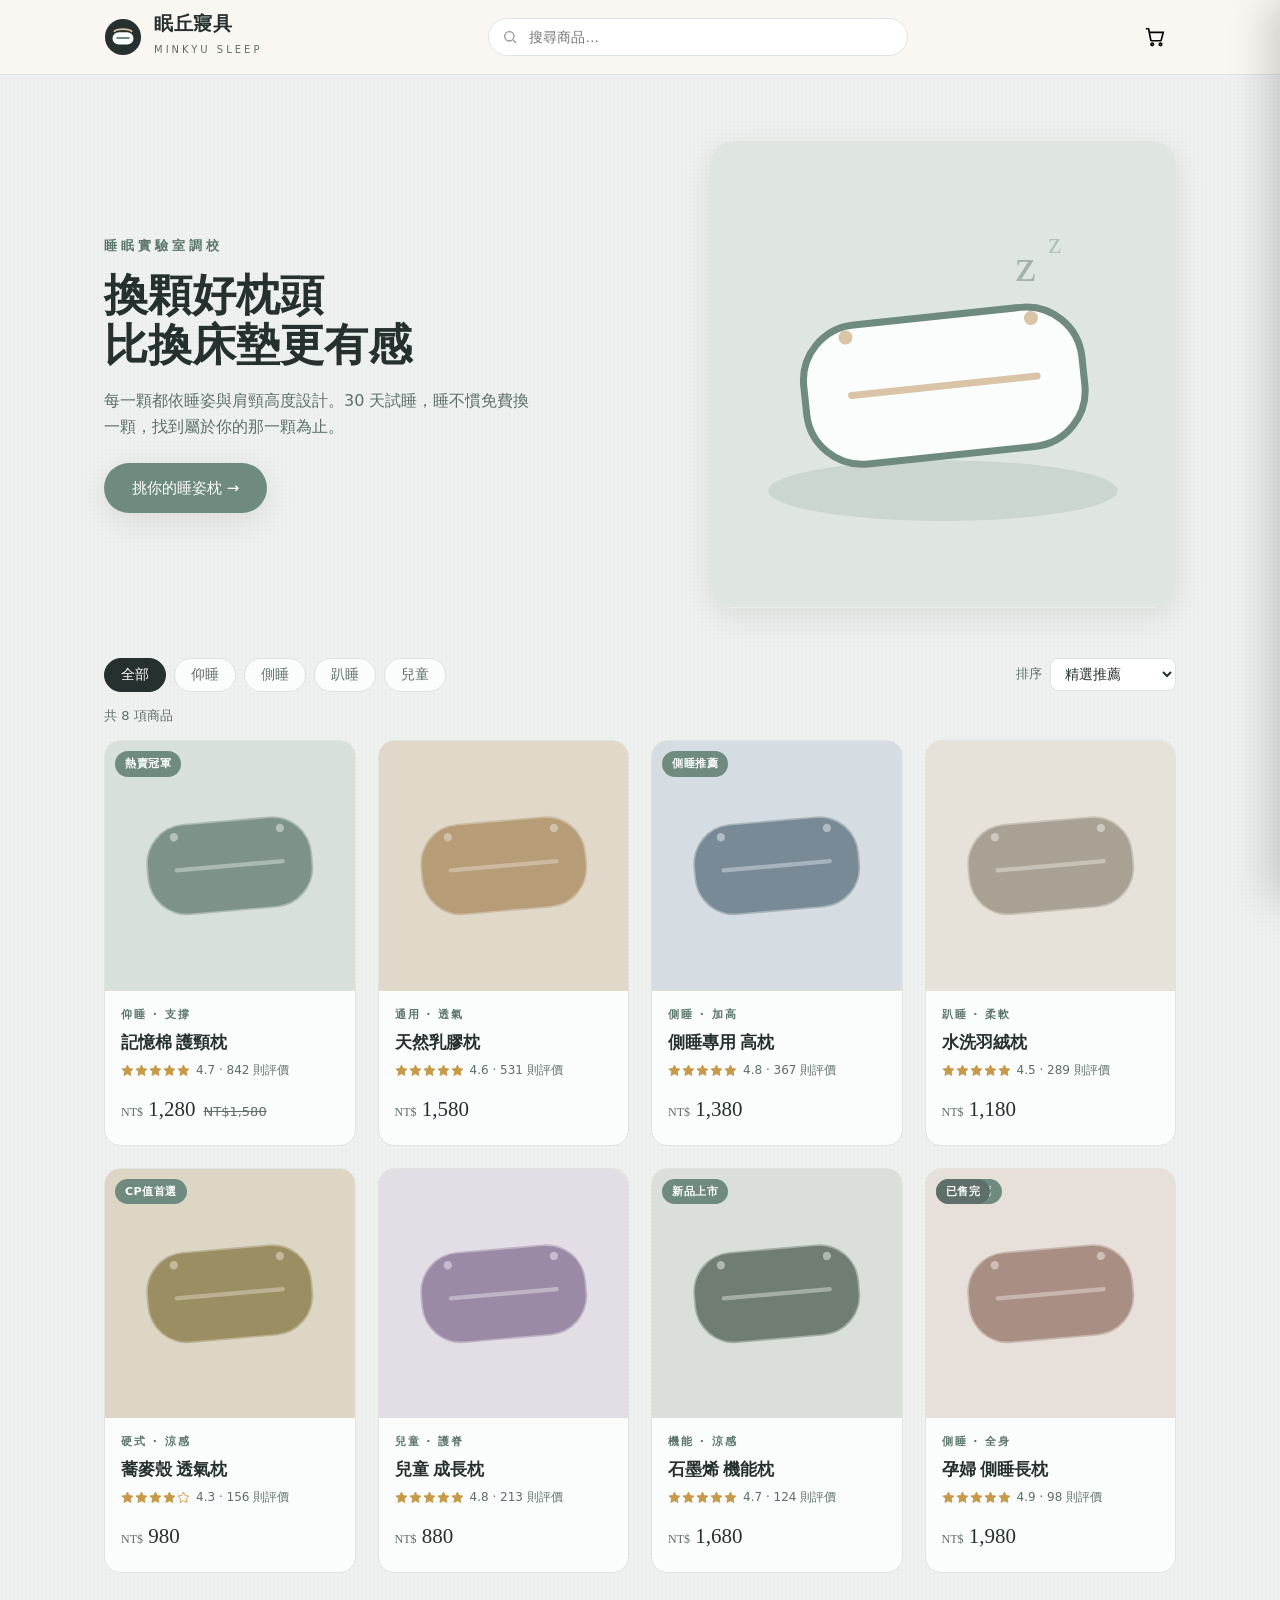
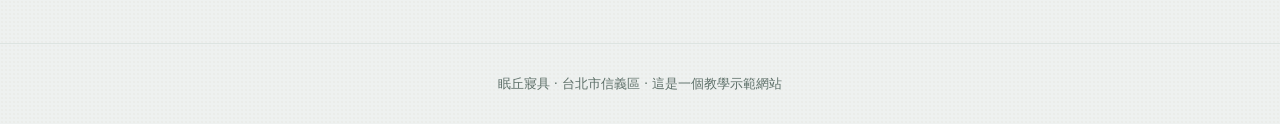
<file: pillow.html>
<!DOCTYPE html>
<html lang="zh-Hant">
<head>
<meta charset="UTF-8">
<meta name="viewport" content="width=device-width, initial-scale=1.0">
<title>眠丘寢具</title>
<link rel="stylesheet" href="app.css">
</head>
<body>
<script>
function pillow(p){
  const c1=p.c1,c2=p.c2;
  return `<svg viewBox="0 0 300 300" preserveAspectRatio="xMidYMid slice">
    <rect width="300" height="300" fill="${c1}"/>
    <g transform="rotate(-5 150 150)">
      <rect x="50" y="95" width="200" height="110" rx="48" fill="${c2}"/>
      <rect x="50" y="95" width="200" height="110" rx="48" fill="none" stroke="${c1}" stroke-width="4" opacity=".5"/>
      <path d="M86 150h128" stroke="${c1}" stroke-width="5" stroke-linecap="round" opacity=".5"/>
      <circle cx="86" cy="110" r="5" fill="${c1}" opacity=".6"/>
      <circle cx="214" cy="110" r="5" fill="${c1}" opacity=".6"/>
    </g>
  </svg>`;
}
window.SHOP = {
  key:'cart_pillow_v1',
  brandName:'眠丘寢具', brandEn:'MINKYU SLEEP', brandTagline:'好枕頭專賣',
  footer:'台北市信義區 · 這是一個教學示範網站',
  eyebrow:'睡眠實驗室調校',
  heroTitle:'換顆好枕頭<br>比換床墊更有感',
  heroDesc:'每一顆都依睡姿與肩頸高度設計。30 天試睡，睡不慣免費換一顆，找到屬於你的那一顆為止。',
  heroCta:'挑你的睡姿枕',
  freeShip:1500, shipFee:120,
  theme:{ bg:'#eef1f0', paper:'#fbfcfc', ink:'#26312f', muted:'#5d6f68', accent:'#6f8b80', 'accent-dk':'#5a766b', line:'#dde4e1', green:'#5a766b', star:'#c79a4a' },
  emptyIcon:'<svg viewBox="0 0 24 24" width="46" height="46" fill="none" stroke="#6f8b80" stroke-width="1.6" style="margin-bottom:8px"><rect x="3" y="8" width="18" height="10" rx="5"/><path d="M8 13h8"/></svg>',
  logo:`<svg class="mark" viewBox="0 0 40 40"><circle cx="20" cy="20" r="19" fill="#26312f"/><rect x="9" y="15" width="22" height="13" rx="6.5" fill="#fbfcfc"/><path d="M14 21h12" stroke="#6f8b80" stroke-width="2.2" stroke-linecap="round"/><path d="M11 14c2-3 16-3 18 0" stroke="#d9c4a8" stroke-width="2" fill="none" stroke-linecap="round"/></svg>`,
  heroArt:`<svg viewBox="0 0 400 400"><rect width="400" height="400" fill="#dfe6e2"/><ellipse cx="200" cy="300" rx="150" ry="26" fill="#cbd6cf"/><g transform="rotate(-6 200 200)"><rect x="80" y="150" width="240" height="120" rx="48" fill="#fbfcfc"/><rect x="80" y="150" width="240" height="120" rx="48" fill="none" stroke="#6f8b80" stroke-width="6"/><path d="M120 210h160" stroke="#d9c4a8" stroke-width="6" stroke-linecap="round"/><circle cx="120" cy="160" r="6" fill="#d9c4a8"/><circle cx="280" cy="160" r="6" fill="#d9c4a8"/></g><text x="262" y="120" font-family="Georgia" font-size="40" fill="#6f8b80" opacity=".55">z</text><text x="290" y="96" font-family="Georgia" font-size="26" fill="#6f8b80" opacity=".4">z</text></svg>`,
  categories:[{key:'all',label:'全部'},{key:'back',label:'仰睡'},{key:'side',label:'側睡'},{key:'prone',label:'趴睡'},{key:'kid',label:'兒童'}],
  art:pillow,
  products:[
    {id:1,name:'記憶棉 護頸枕',cat:'back',tag:'仰睡 · 支撐',price:1280,origPrice:1580,rating:4.7,reviews:842,badge:'熱賣冠軍',stock:36,c1:'#d7e0db',c2:'#7d9389',
      desc:'慢回彈貼合頸椎曲線，仰睡族的標準答案。',
      longDesc:'高密度記憶棉，慢回彈材質完整貼合頸椎自然曲線，仰睡時頭、頸、肩三點均勻受力，睡醒不再落枕。中央凹陷設計穩定頭部，附可拆洗涼感外套。',
      specs:[{k:'適合睡姿',v:'仰睡'},{k:'枕芯材質',v:'高密度記憶棉'},{k:'高度',v:'10–12 cm'},{k:'軟硬度',v:'中等偏軟'},{k:'枕套',v:'涼感針織 · 可拆洗'},{k:'尺寸',v:'60 × 38 cm'}]},
    {id:2,name:'天然乳膠枕',cat:'back',tag:'通用 · 透氣',price:1580,rating:4.6,reviews:531,stock:22,c1:'#e0d8c8',c2:'#b79c78',
      desc:'Q彈不悶熱，抗菌防螨，整夜乾爽。',
      longDesc:'採用 90% 以上天然乳膠，蜂巢透氣孔設計散熱快、不悶熱，天然抗菌防螨。Q彈支撐力佳，仰睡側睡都適用，是過敏體質的安心選擇。',
      specs:[{k:'適合睡姿',v:'仰睡 / 側睡'},{k:'枕芯材質',v:'天然乳膠 90%+'},{k:'高度',v:'11 cm'},{k:'軟硬度',v:'中等'},{k:'特性',v:'抗菌防螨 · 透氣'},{k:'尺寸',v:'60 × 40 cm'}]},
    {id:3,name:'側睡專用 高枕',cat:'side',tag:'側睡 · 加高',price:1380,rating:4.8,reviews:367,badge:'側睡推薦',stock:14,c1:'#d6dde2',c2:'#788a96',
      desc:'加高設計填滿肩頸空隙，側睡不再壓手臂。',
      longDesc:'針對側睡者肩膀寬度設計的加高枕，完整填滿頭與床墊之間的空隙，讓頸椎保持水平，不再壓麻手臂。兩側不同高度，可依肩寬翻面調整。',
      specs:[{k:'適合睡姿',v:'側睡'},{k:'枕芯材質',v:'記憶棉 + 支撐顆粒'},{k:'高度',v:'13–15 cm（兩側可調）'},{k:'軟硬度',v:'中等偏硬'},{k:'枕套',v:'透氣棉 · 可拆洗'},{k:'尺寸',v:'62 × 40 cm'}]},
    {id:4,name:'水洗羽絨枕',cat:'prone',tag:'趴睡 · 柔軟',price:1180,rating:4.5,reviews:289,stock:5,c1:'#e6e2da',c2:'#a9a294',
      desc:'蓬鬆好塑形，可整顆機洗，趴睡也不悶。',
      longDesc:'高蓬鬆度水洗羽絨，柔軟好塑形，趴睡時可壓得很扁、不壓迫呼吸。可整顆丟洗衣機清洗，曬乾後依然蓬鬆。喜歡軟枕、低枕的人首選。',
      specs:[{k:'適合睡姿',v:'趴睡 / 仰睡'},{k:'枕芯材質',v:'水洗羽絨'},{k:'高度',v:'6–8 cm（可塑形）'},{k:'軟硬度',v:'柔軟'},{k:'特性',v:'可整顆機洗'},{k:'尺寸',v:'60 × 40 cm'}]},
    {id:5,name:'蕎麥殼 透氣枕',cat:'side',tag:'硬式 · 涼感',price:980,rating:4.3,reviews:156,badge:'CP值首選',stock:28,c1:'#ddd6c4',c2:'#9c8e63',
      desc:'傳統蕎麥殼，可調高度，夏天睡特別涼。',
      longDesc:'天然蕎麥殼填充，支撐扎實、塑形性強，可自行增減填充量調整高度。透氣涼感佳，夏天睡不悶熱。偏好硬枕、傳統枕感的長輩特別愛。',
      specs:[{k:'適合睡姿',v:'側睡 / 仰睡'},{k:'枕芯材質',v:'天然蕎麥殼'},{k:'高度',v:'可自由調整'},{k:'軟硬度',v:'硬'},{k:'特性',v:'涼感 · 可調量'},{k:'尺寸',v:'55 × 35 cm'}]},
    {id:6,name:'兒童 成長枕',cat:'kid',tag:'兒童 · 護脊',price:880,rating:4.8,reviews:213,stock:40,c1:'#e3dde6',c2:'#9b8aa6',
      desc:'低敏布料、低高度，陪孩子護好成長中的脊椎。',
      longDesc:'專為 3–10 歲兒童設計的低高度護脊枕，低敏抗菌布料親膚安全，柔軟支撐保護發育中的頸椎。透氣不悶，睡整夜不踢被流汗黏背。',
      specs:[{k:'適合年齡',v:'3–10 歲'},{k:'枕芯材質',v:'低敏記憶棉'},{k:'高度',v:'5–7 cm'},{k:'軟硬度',v:'柔軟'},{k:'枕套',v:'低敏抗菌棉 · 可拆洗'},{k:'尺寸',v:'45 × 28 cm'}]},
    {id:7,name:'石墨烯 機能枕',cat:'back',tag:'機能 · 涼感',price:1680,rating:4.7,reviews:124,badge:'新品上市',stock:11,c1:'#dadfd9',c2:'#6f7d72',
      desc:'石墨烯導熱快，遠紅外線蓄溫，四季好睡。',
      longDesc:'枕套織入石墨烯纖維，導熱快、觸感冰涼，同時具遠紅外線蓄溫特性，冬暖夏涼。記憶棉枕芯提供穩定支撐，適合追求機能與睡感兼具的人。',
      specs:[{k:'適合睡姿',v:'仰睡 / 側睡'},{k:'枕芯材質',v:'記憶棉 + 石墨烯枕套'},{k:'高度',v:'10–12 cm'},{k:'軟硬度',v:'中等'},{k:'特性',v:'涼感 · 遠紅外線'},{k:'尺寸',v:'60 × 40 cm'}]},
    {id:8,name:'孕婦 側睡長枕',cat:'side',tag:'側睡 · 全身',price:1980,rating:4.9,reviews:98,badge:'店長推薦',stock:0,c1:'#e7dfd9',c2:'#a98e84',
      desc:'C 型環抱設計，托住肚子與雙腿，側睡好放鬆。',
      longDesc:'C 型全身長枕，孕期側睡時一次托住頭頸、肚子、膝蓋與背部，減輕腰部壓力。也適合一般人當抱枕、靠墊使用。柔軟支撐、可拆洗。（本批售完補貨中）',
      specs:[{k:'適合對象',v:'孕婦 / 側睡者'},{k:'枕芯材質',v:'高彈纖維棉'},{k:'造型',v:'C 型全身長枕'},{k:'軟硬度',v:'柔軟'},{k:'枕套',v:'親膚棉 · 可拆洗'},{k:'尺寸',v:'150 cm 長'}]}
  ]
};
</script>
<script src="app.js"></script>
</body>
</html>
</file>
<file: app.css>
/* ============ 共用電商引擎樣式 ============ */
*{box-sizing:border-box;margin:0;padding:0}
:root{
  --bg:#f4efe6; --paper:#fbf8f2; --ink:#2e241d; --muted:#6a5848;
  --accent:#c2683f; --accent-dk:#a9542f; --line:#e2d8c8; --green:#6f8b80;
  --star:#e0a73c; --shadow:0 8px 30px rgba(46,36,29,.10); --shadow-lg:0 18px 50px rgba(46,36,29,.18);
}
html{scroll-behavior:smooth}
body{font-family:"Helvetica Neue","Noto Sans TC",system-ui,sans-serif;background:var(--bg);color:var(--ink);line-height:1.6;
  background-image:radial-gradient(rgba(180,160,130,.06) 1px,transparent 1px);background-size:4px 4px;min-height:100vh}
.serif,h1,h2,h3{font-family:Georgia,"Noto Serif TC",serif}
a{color:inherit;text-decoration:none}
button{font-family:inherit}
.wrap{max-width:1120px;margin:0 auto;padding:0 24px}

/* ---- 頂部 ---- */
header{position:sticky;top:0;z-index:40;background:rgba(251,248,242,.92);backdrop-filter:blur(10px);border-bottom:1px solid var(--line)}
.bar{max-width:1120px;margin:0 auto;padding:14px 24px;display:flex;align-items:center;gap:20px}
.brand{display:flex;align-items:center;gap:12px;cursor:pointer;flex-shrink:0}
.brand .mark{width:38px;height:38px}
.brand b{font-family:Georgia,serif;font-size:19px;letter-spacing:.5px;display:block;line-height:1.1}
.brand span{font-size:10px;letter-spacing:3px;color:var(--muted)}
.search{flex:1;max-width:420px;position:relative;margin:0 auto}
.search input{width:100%;border:1px solid var(--line);background:#fff;border-radius:24px;padding:10px 16px 10px 40px;font-size:14px;outline:none;transition:border-color .15s,box-shadow .15s}
.search input:focus{border-color:var(--accent);box-shadow:0 0 0 3px rgba(194,104,63,.12)}
.search svg{position:absolute;left:14px;top:50%;transform:translateY(-50%);width:16px;height:16px;opacity:.5}
.nav-actions{display:flex;align-items:center;gap:8px;flex-shrink:0}
.icon-btn{position:relative;border:none;cursor:pointer;background:none;width:42px;height:42px;border-radius:50%;display:flex;align-items:center;justify-content:center;transition:background .15s}
.icon-btn:hover{background:rgba(46,36,29,.07)}
.icon-btn svg{width:22px;height:22px}
.badge{position:absolute;top:4px;right:3px;background:var(--accent);color:#fff;font-size:11px;font-weight:700;min-width:18px;height:18px;border-radius:9px;display:flex;align-items:center;justify-content:center;padding:0 4px}
.badge.hide{display:none}

/* ---- 麵包屑 ---- */
.crumb{max-width:1120px;margin:0 auto;padding:18px 24px 0;font-size:13px;color:var(--muted);display:flex;align-items:center;gap:7px}
.crumb a:hover{color:var(--accent);text-decoration:underline}
.crumb .sep{opacity:.5}

/* ---- Hero ---- */
.hero{max-width:1120px;margin:0 auto;padding:48px 24px 20px;display:grid;grid-template-columns:1.1fr .9fr;gap:36px;align-items:center}
.hero .eyebrow{font-size:13px;letter-spacing:4px;color:var(--accent-dk);font-weight:700}
.hero h1{font-size:44px;line-height:1.15;margin:14px 0 16px}
.hero p{font-size:16px;color:var(--muted);max-width:42ch}
.hero .cta{margin-top:24px;display:inline-block;background:var(--accent);color:#fff;padding:13px 28px;border-radius:30px;font-size:15px;box-shadow:var(--shadow);transition:background .15s,transform .15s}
.hero .cta:hover{background:var(--accent-dk);transform:translateY(-1px)}
.hero-art{aspect-ratio:1/1;border-radius:24px;overflow:hidden;box-shadow:var(--shadow)}
.hero-art svg{width:100%;height:100%;display:block}

/* ---- 工具列：篩選/排序 ---- */
.toolbar{max-width:1120px;margin:30px auto 0;padding:0 24px;display:flex;align-items:center;justify-content:space-between;gap:16px;flex-wrap:wrap}
.chips{display:flex;gap:8px;flex-wrap:wrap}
.chip{border:1px solid var(--line);background:var(--paper);color:var(--muted);padding:7px 16px;border-radius:20px;font-size:13.5px;cursor:pointer;transition:all .15s}
.chip:hover{border-color:var(--accent)}
.chip.on{background:var(--ink);color:#fff;border-color:var(--ink)}
.sortwrap{display:flex;align-items:center;gap:8px;font-size:13px;color:var(--muted)}
.sortwrap select{border:1px solid var(--line);background:#fff;border-radius:8px;padding:7px 10px;font-size:13.5px;cursor:pointer;color:var(--ink)}
.result-count{max-width:1120px;margin:14px auto 0;padding:0 24px;font-size:13px;color:var(--muted)}

/* ---- 商品格 ---- */
.grid{max-width:1120px;margin:14px auto 0;padding:0 24px 70px;display:grid;grid-template-columns:repeat(4,1fr);gap:22px}
.card{background:var(--paper);border:1px solid var(--line);border-radius:16px;overflow:hidden;display:flex;flex-direction:column;cursor:pointer;transition:transform .2s,box-shadow .2s,border-color .2s;position:relative}
.card:hover{transform:translateY(-5px);box-shadow:var(--shadow-lg);border-color:var(--accent)}
.thumb{aspect-ratio:1/1;position:relative;overflow:hidden;background:#ece0cd}
.thumb svg{width:100%;height:100%;display:block;transition:transform .35s}
.card:hover .thumb svg{transform:scale(1.06)}
.flag{position:absolute;top:10px;left:10px;background:var(--accent);color:#fff;font-size:11px;font-weight:700;padding:4px 10px;border-radius:20px;letter-spacing:.5px}
.flag.soldout{background:var(--muted)}
.quick{position:absolute;inset:auto 0 0 0;padding:10px;display:flex;gap:8px;transform:translateY(110%);transition:transform .22s;background:linear-gradient(to top,rgba(46,36,29,.16),transparent)}
.card:hover .quick{transform:translateY(0)}
.quick button{flex:1;border:none;cursor:pointer;padding:10px;border-radius:9px;font-size:13px;font-weight:600;transition:background .15s}
.quick .qadd{background:var(--ink);color:#fff}
.quick .qadd:hover{background:var(--accent-dk)}
.quick .qadd:disabled{background:var(--muted);cursor:not-allowed}
.quick .qview{background:#fff;color:var(--ink);border:1px solid var(--line)}
.card-body{padding:15px 16px 18px;display:flex;flex-direction:column;gap:5px;flex:1}
.tag{font-size:11px;letter-spacing:2px;color:var(--accent-dk);font-weight:700}
.card-body h3{font-size:17px}
.rate{display:flex;align-items:center;gap:6px;font-size:12px;color:var(--muted)}
.stars{display:inline-flex;gap:1px}
.stars svg{width:13px;height:13px}
.price-row{display:flex;align-items:baseline;gap:8px;margin-top:auto;padding-top:8px}
.price{font-family:Georgia,serif;font-size:21px}
.price small{font-size:12px;color:var(--muted)}
.orig{font-size:13px;color:var(--muted);text-decoration:line-through}

/* ---- tooltip ---- */
[data-tip]{position:relative}
[data-tip]:hover::after{content:attr(data-tip);position:absolute;bottom:calc(100% + 8px);left:50%;transform:translateX(-50%);
  background:var(--ink);color:#fff;font-size:12px;font-weight:400;letter-spacing:0;white-space:nowrap;padding:6px 10px;border-radius:7px;box-shadow:var(--shadow);z-index:30;pointer-events:none}
[data-tip]:hover::before{content:"";position:absolute;bottom:calc(100% + 3px);left:50%;transform:translateX(-50%);border:5px solid transparent;border-top-color:var(--ink);z-index:30}

/* ---- 商品詳情 ---- */
.detail{max-width:1120px;margin:8px auto 0;padding:14px 24px 40px;display:grid;grid-template-columns:1fr 1fr;gap:44px}
.gallery{position:sticky;top:90px;align-self:start}
.zoom{aspect-ratio:1/1;border-radius:20px;overflow:hidden;background:#ece0cd;box-shadow:var(--shadow);cursor:zoom-in;position:relative}
.zoom svg{width:100%;height:100%;display:block;transition:transform .1s ease-out;transform-origin:center}
.zoom-hint{position:absolute;bottom:12px;right:12px;background:rgba(46,36,29,.7);color:#fff;font-size:11px;padding:5px 10px;border-radius:20px;pointer-events:none}
.dinfo .tag{font-size:12px}
.dinfo h1{font-size:32px;margin:8px 0 10px;line-height:1.2}
.dinfo .rate{font-size:13px;margin-bottom:18px}
.dprice{display:flex;align-items:baseline;gap:12px;margin-bottom:6px}
.dprice .price{font-size:32px}
.save{background:#f3e2d8;color:var(--accent-dk);font-size:12px;font-weight:700;padding:3px 9px;border-radius:6px}
.stock{font-size:13px;color:var(--green);margin-bottom:22px;display:flex;align-items:center;gap:6px}
.stock.low{color:var(--accent-dk)}
.stock::before{content:"";width:8px;height:8px;border-radius:50%;background:currentColor}
.long{font-size:15px;color:#3a2e24;line-height:1.8;margin-bottom:22px}
.qtybar{display:flex;align-items:center;gap:14px;margin-bottom:18px}
.stepper{display:flex;align-items:center;border:1px solid var(--line);border-radius:10px;overflow:hidden;background:#fff}
.stepper button{width:42px;height:46px;border:none;background:none;font-size:20px;cursor:pointer;color:var(--ink)}
.stepper button:hover{background:rgba(46,36,29,.06)}
.stepper span{width:50px;text-align:center;font-size:16px}
.buy{flex:1;border:none;cursor:pointer;background:var(--accent);color:#fff;padding:0 24px;height:48px;border-radius:12px;font-size:16px;font-weight:600;transition:background .15s}
.buy:hover{background:var(--accent-dk)}
.buy:disabled{background:var(--muted);cursor:not-allowed}
.specs{border-top:1px solid var(--line);margin-top:8px}
.specs h3{font-size:16px;margin:20px 0 10px}
.specs table{width:100%;border-collapse:collapse}
.specs td{padding:10px 0;border-bottom:1px solid var(--line);font-size:14px}
.specs td:first-child{color:var(--muted);width:38%}
.back-link{display:inline-flex;align-items:center;gap:6px;font-size:14px;color:var(--muted);margin:0 0 4px;cursor:pointer}
.back-link:hover{color:var(--accent)}

/* ---- 相關商品 ---- */
.related{max-width:1120px;margin:0 auto;padding:10px 24px 70px}
.related h2{font-size:24px;margin-bottom:18px}
.rel-grid{display:grid;grid-template-columns:repeat(4,1fr);gap:22px}

/* ---- 購物車側欄 ---- */
.overlay{position:fixed;inset:0;background:rgba(46,36,29,.45);opacity:0;pointer-events:none;transition:opacity .25s;z-index:50}
.overlay.open{opacity:1;pointer-events:auto}
.drawer{position:fixed;top:0;right:0;height:100%;width:400px;max-width:92vw;background:var(--paper);z-index:60;box-shadow:-10px 0 40px rgba(0,0,0,.18);
  transform:translateX(100%);transition:transform .28s cubic-bezier(.4,0,.2,1);display:flex;flex-direction:column}
.drawer.open{transform:translateX(0)}
.drawer-head{padding:20px 24px;border-bottom:1px solid var(--line);display:flex;justify-content:space-between;align-items:center}
.drawer-head h2{font-size:20px}
.close{background:none;border:none;font-size:26px;cursor:pointer;color:var(--muted);line-height:1}
.ship-bar{padding:14px 24px;background:#f3ece0;font-size:13px}
.ship-bar .track{height:7px;background:#e2d8c8;border-radius:4px;margin-top:8px;overflow:hidden}
.ship-bar .fill{height:100%;background:var(--green);border-radius:4px;transition:width .3s}
.ship-bar.done{color:var(--green);font-weight:600}
.items{flex:1;overflow-y:auto;padding:6px 24px}
.empty{color:var(--muted);text-align:center;padding:56px 20px;font-size:14px}
.empty .big{font-size:40px;margin-bottom:10px}
.line{display:flex;gap:14px;padding:16px 0;border-bottom:1px solid var(--line)}
.line .pic{width:66px;height:66px;border-radius:10px;overflow:hidden;flex-shrink:0;background:#ece0cd;cursor:pointer}
.line .pic svg{width:100%;height:100%}
.line .info{flex:1;min-width:0}
.line .info b{font-size:14.5px;font-weight:600;display:block;cursor:pointer}
.line .info b:hover{color:var(--accent)}
.line .info .p{font-size:13px;color:var(--muted);margin:2px 0 8px}
.line .ctl{display:flex;align-items:center;justify-content:space-between}
.mini-step{display:flex;align-items:center;gap:8px}
.mini-step button{width:26px;height:26px;border:1px solid var(--line);background:#fff;border-radius:7px;cursor:pointer;font-size:15px}
.line .rm{background:none;border:none;color:var(--muted);font-size:12px;cursor:pointer;text-decoration:underline}
.line .rm:hover{color:var(--accent)}
.line .lt{font-family:Georgia,serif;font-size:15px}
.foot{padding:18px 24px;border-top:1px solid var(--line)}
.foot .row{display:flex;justify-content:space-between;font-size:14px;color:var(--muted);margin-bottom:6px}
.total{display:flex;justify-content:space-between;font-size:18px;margin:10px 0 16px;color:var(--ink)}
.total b{font-family:Georgia,serif;font-size:24px}
.checkout{width:100%;border:none;cursor:pointer;background:var(--accent);color:#fff;padding:15px;border-radius:12px;font-size:16px;font-weight:600;transition:background .15s}
.checkout:hover{background:var(--accent-dk)}
.view-cart{display:block;text-align:center;margin-top:10px;font-size:13px;color:var(--muted);cursor:pointer}
.view-cart:hover{color:var(--accent);text-decoration:underline}

/* ---- 購物車整頁 ---- */
.cartpage{max-width:1120px;margin:8px auto 0;padding:14px 24px 70px}
.cartpage h1{font-size:32px;margin-bottom:24px}
.cart-layout{display:grid;grid-template-columns:1fr 340px;gap:30px;align-items:start}
.cart-items{background:var(--paper);border:1px solid var(--line);border-radius:16px;overflow:hidden}
.cart-row{display:flex;gap:18px;padding:20px;border-bottom:1px solid var(--line);align-items:center}
.cart-row:last-child{border-bottom:none}
.cart-row .pic{width:90px;height:90px;border-radius:12px;overflow:hidden;flex-shrink:0;background:#ece0cd;cursor:pointer}
.cart-row .pic svg{width:100%;height:100%}
.cart-row .d{flex:1;min-width:0}
.cart-row .d b{font-size:16px;cursor:pointer}
.cart-row .d b:hover{color:var(--accent)}
.cart-row .d .tag{font-size:11px;margin-top:2px}
.cart-row .unit{font-size:13px;color:var(--muted);margin-top:6px}
.cart-row .lt{font-family:Georgia,serif;font-size:18px;min-width:90px;text-align:right}
.summary{background:var(--paper);border:1px solid var(--line);border-radius:16px;padding:24px;position:sticky;top:90px}
.summary h3{font-size:18px;margin-bottom:16px}
.summary .row{display:flex;justify-content:space-between;font-size:14px;color:var(--muted);padding:8px 0}
.summary .grand{display:flex;justify-content:space-between;font-size:18px;border-top:1px solid var(--line);margin-top:8px;padding-top:14px;color:var(--ink)}
.summary .grand b{font-family:Georgia,serif;font-size:26px}
.summary .checkout{margin-top:18px}
.continue{display:inline-flex;align-items:center;gap:6px;margin-top:18px;font-size:14px;color:var(--muted);cursor:pointer}
.continue:hover{color:var(--accent)}
.cart-empty{text-align:center;padding:80px 20px}
.cart-empty .big{font-size:54px;margin-bottom:14px}
.cart-empty p{color:var(--muted);margin-bottom:20px}
.cart-empty .cta{display:inline-block;background:var(--accent);color:#fff;padding:12px 26px;border-radius:30px}

/* ---- toast ---- */
.toast{position:fixed;left:50%;bottom:30px;transform:translateX(-50%) translateY(20px);background:var(--ink);color:#fff;padding:14px 26px;border-radius:30px;
  font-size:14px;opacity:0;pointer-events:none;transition:all .3s;z-index:80;box-shadow:var(--shadow-lg);display:flex;align-items:center;gap:10px}
.toast.show{opacity:1;transform:translateX(-50%) translateY(0)}
.toast .ok{color:var(--green);font-weight:700}

/* ---- 訂單完成 ---- */
.done-head{text-align:center;padding:26px 0 32px}
.done-ico{width:64px;height:64px;border-radius:50%;background:var(--green);display:flex;align-items:center;justify-content:center;margin:0 auto 16px;box-shadow:var(--shadow)}
.done-ico svg{width:34px;height:34px}
.done-head h1{font-size:30px;margin-bottom:8px}
.done-head p{color:var(--muted);font-size:14px}

/* ---- 觸控裝置：沒有 hover，讓快速操作常駐 ---- */
@media(hover:none){
  .quick{transform:translateY(0);background:linear-gradient(to top,rgba(46,36,29,.32),transparent)}
  .card:hover .thumb svg{transform:none}
  .zoom-hint{display:none}
  [data-tip]:hover::after,[data-tip]:hover::before{display:none}
}

footer{border-top:1px solid var(--line);padding:30px 24px;text-align:center;color:var(--muted);font-size:13px}

@media(max-width:920px){
  .grid,.rel-grid{grid-template-columns:repeat(3,1fr)}
  .detail{grid-template-columns:1fr;gap:24px}
  .gallery{position:static}
  .cart-layout{grid-template-columns:1fr}
  .summary{position:static}
}
@media(max-width:680px){
  .hero{grid-template-columns:1fr;padding-top:30px}.hero h1{font-size:32px}.hero-art{max-width:300px;margin:0 auto}
  .grid,.rel-grid{grid-template-columns:repeat(2,1fr);gap:14px}
  .search{order:3;max-width:100%;flex-basis:100%}.bar{flex-wrap:wrap}
}
@media(max-width:430px){.grid,.rel-grid{grid-template-columns:1fr 1fr}.cart-row{flex-wrap:wrap}}
</file>
